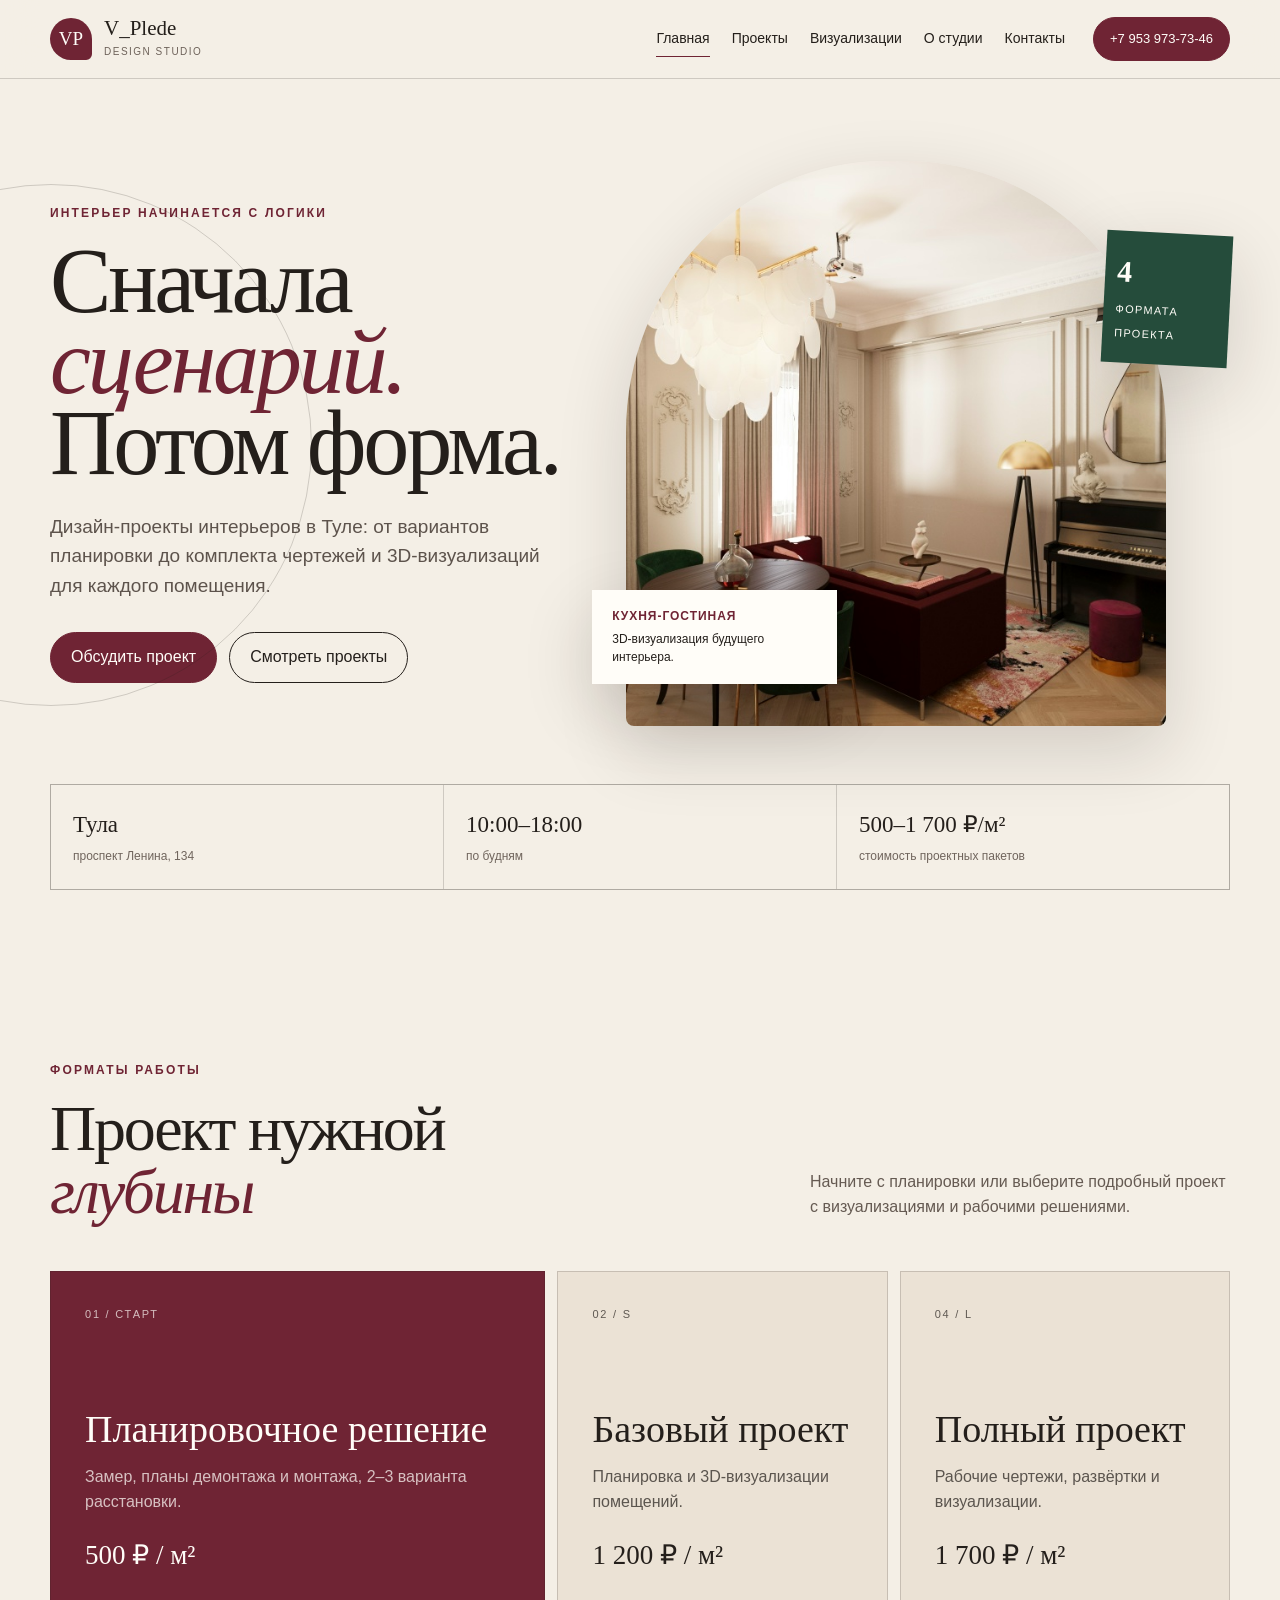
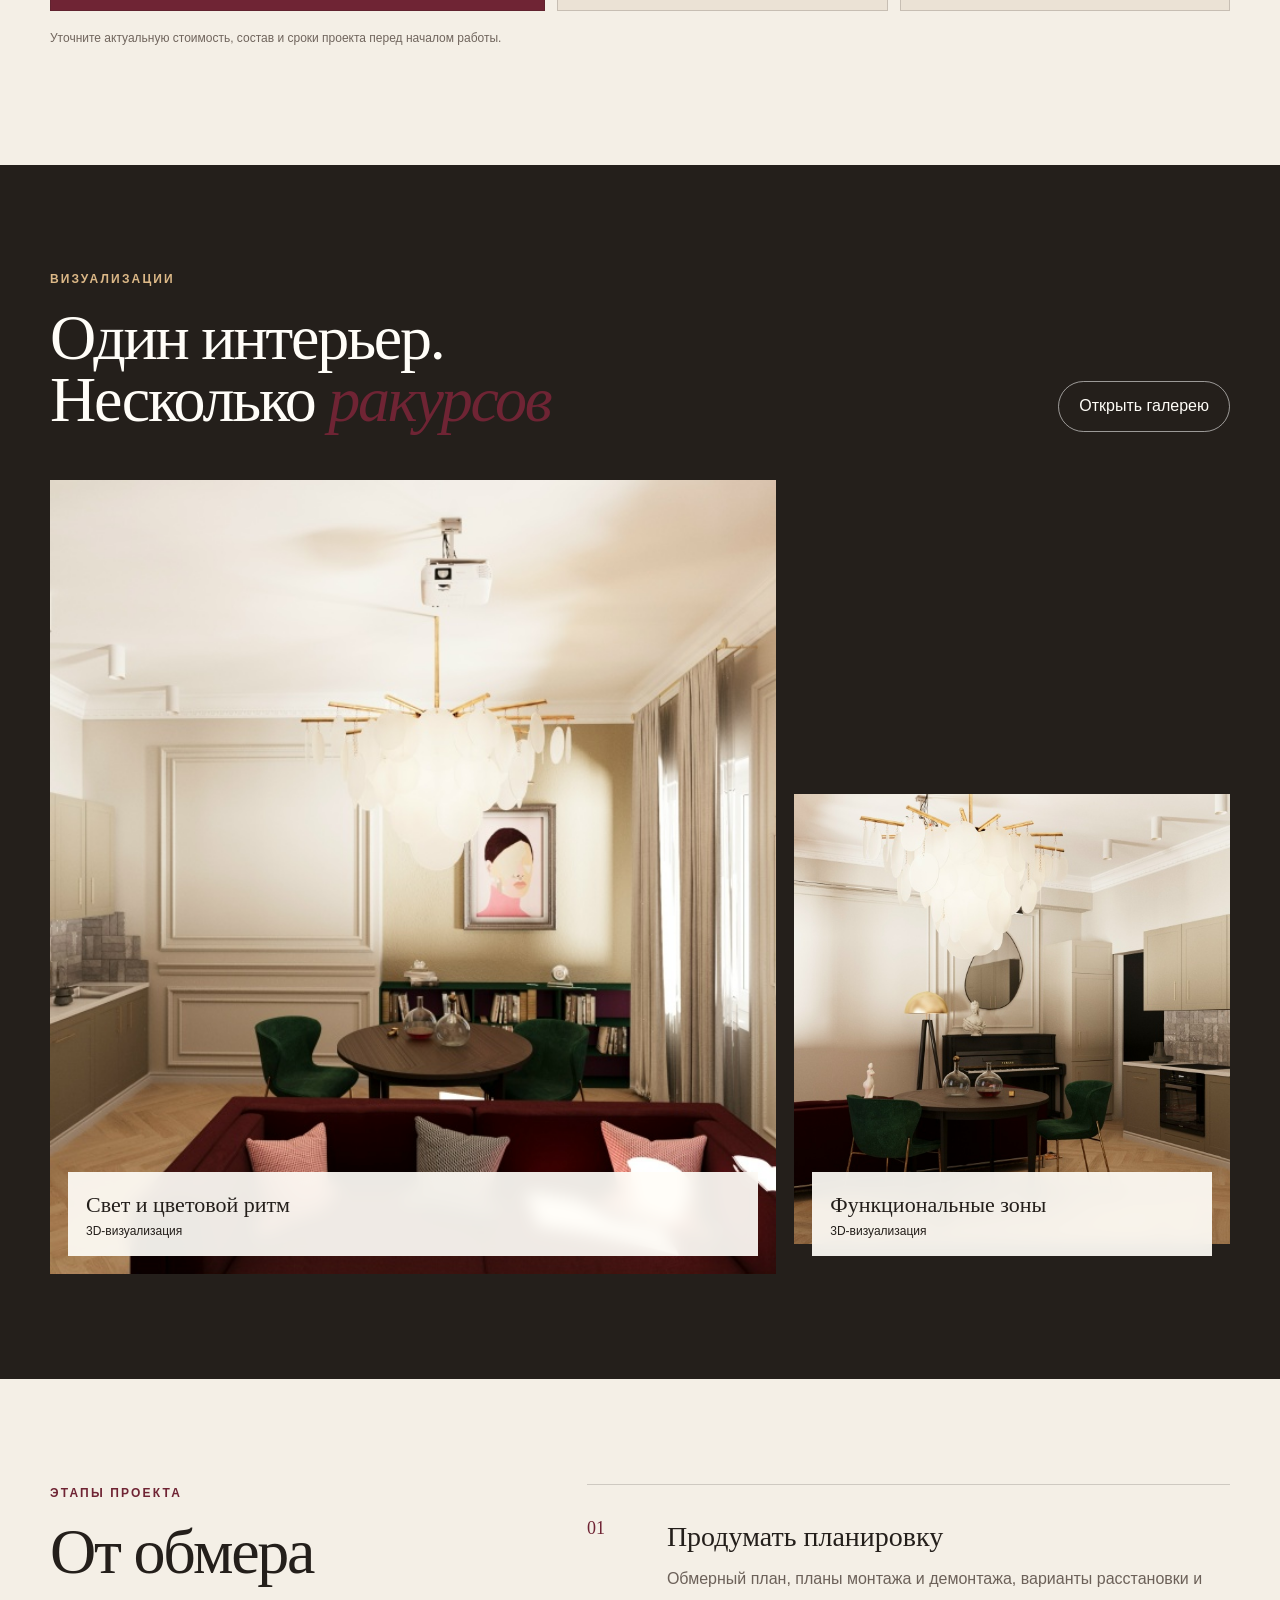
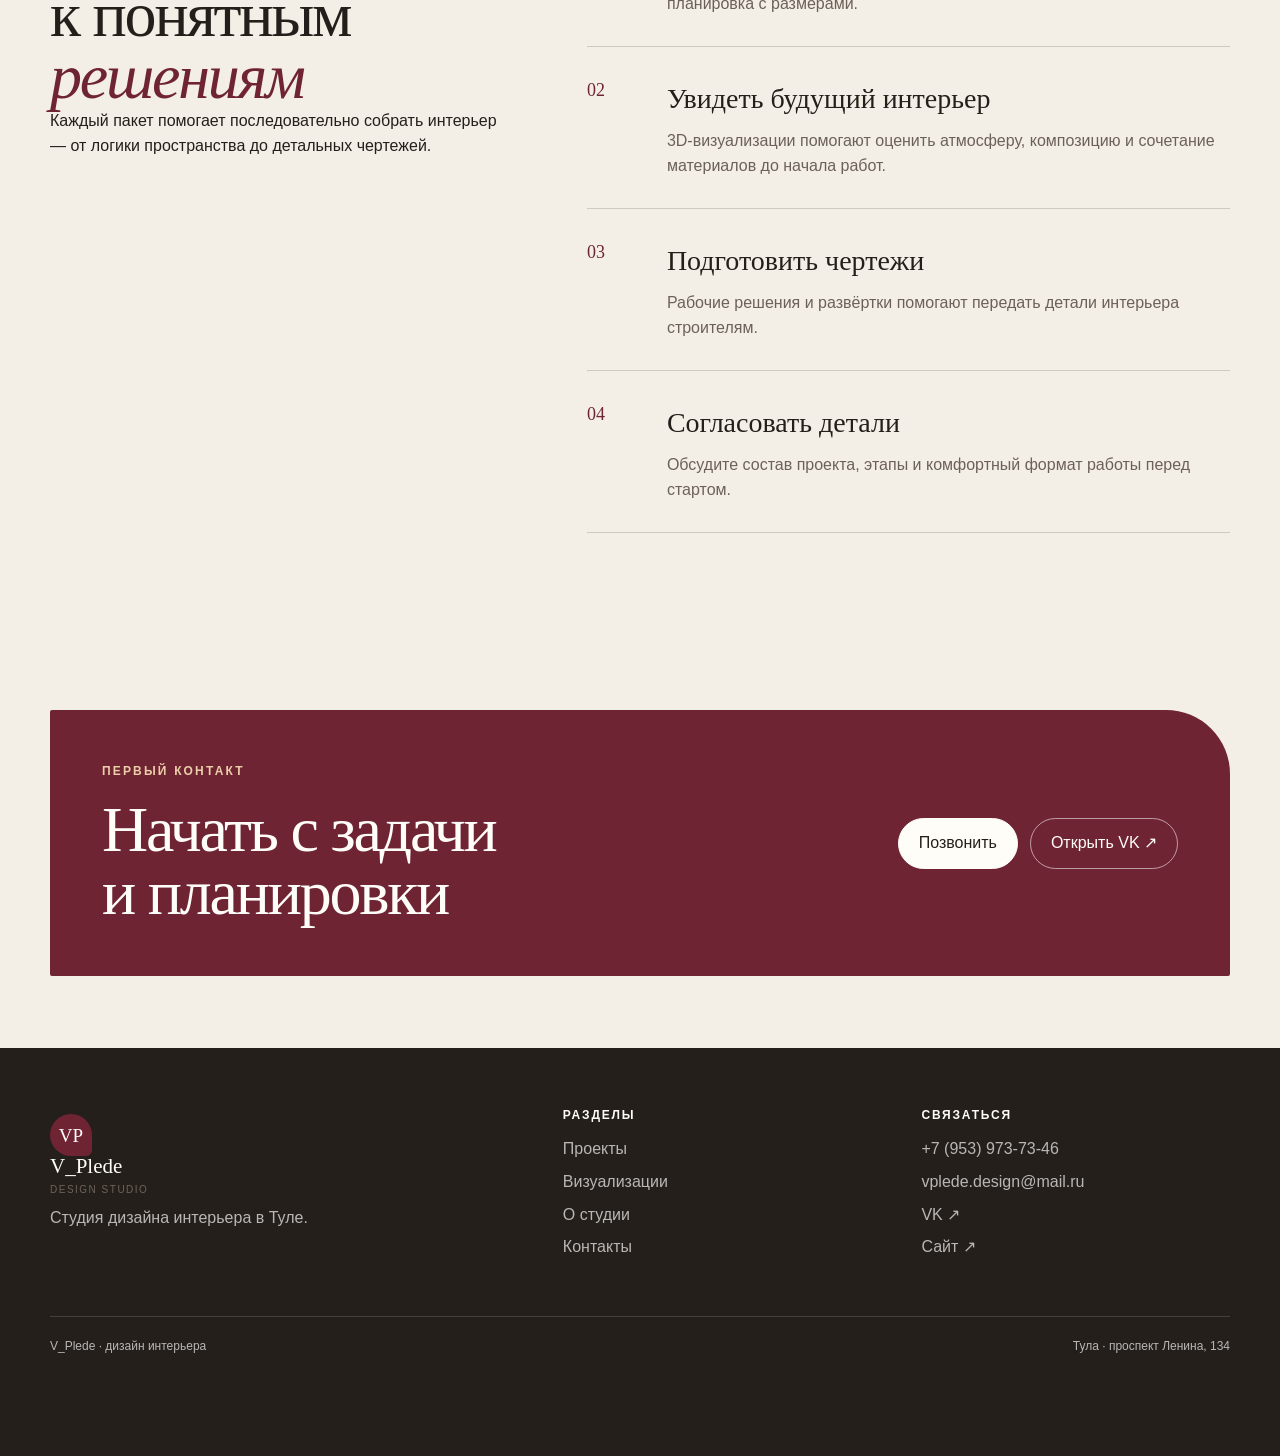
<file: index.html>
<!doctype html>
<html lang="ru">
<head>
  <meta charset="utf-8">
  <meta name="viewport" content="width=device-width,initial-scale=1">
  <meta name="description" content="V_Plede — студия дизайна интерьера в Туле. Планировочные решения и дизайн-проекты с 3D-визуализациями и рабочей документацией.">
  <title>V_Plede — студия дизайна интерьера в Туле</title>
  <link rel="stylesheet" href="styles.css?v=20260819">
  <script src="script.js?v=20260819" defer></script>
</head>
<body>
  <header class="header"><div class="container nav"><a class="brand" href="index.html"><span class="brand-mark">VP</span><span class="brand-copy"><strong>V_Plede</strong><small>design studio</small></span></a><button class="menu-toggle" type="button" aria-label="Открыть меню" aria-expanded="false">Меню</button><nav class="navlinks" aria-label="Основная навигация"><a aria-current="page" href="index.html">Главная</a><a href="services.html">Проекты</a><a href="portfolio.html">Визуализации</a><a href="about.html">О студии</a><a href="contacts.html">Контакты</a></nav><a class="nav-cta" href="tel:+79539737346">+7 953 973-73-46</a></div></header>
  <main>
    <section class="hero"><div class="container"><div class="hero-grid"><div class="hero-copy reveal"><p class="eyebrow">интерьер начинается с логики</p><h1>Сначала<br><em>сценарий.</em><br>Потом форма.</h1><p class="lead">Дизайн-проекты интерьеров в Туле: от вариантов планировки до комплекта чертежей и 3D-визуализаций для каждого помещения.</p><div class="actions"><a class="btn primary" href="tel:+79539737346">Обсудить проект</a><a class="btn" href="services.html">Смотреть проекты</a></div></div><div class="hero-media reveal"><div class="frame-main"><img src="assets/images/client-gallery-01.jpg" alt="3D-визуализация кухни-гостиной V_Plede"></div><div class="swatch"><strong>4</strong><span>формата проекта</span></div><div class="media-caption"><b>Кухня-гостиная</b>3D-визуализация будущего интерьера.</div></div></div><div class="hero-facts reveal"><div><b>Тула</b><span>проспект Ленина, 134</span></div><div><b>10:00–18:00</b><span>по будням</span></div><div><b>500–1 700 ₽/м²</b><span>стоимость проектных пакетов</span></div></div></div></section>

    <section class="section"><div class="container"><div class="section-head reveal"><div><p class="eyebrow">форматы работы</p><h2>Проект нужной<br><em>глубины</em></h2></div><p>Начните с планировки или выберите подробный проект с визуализациями и рабочими решениями.</p></div><div class="package-preview"><a class="package-card reveal" href="services.html#planning"><span class="code">01 / старт</span><h3>Планировочное решение</h3><p>Замер, планы демонтажа и монтажа, 2–3 варианта расстановки.</p><span class="price">500 ₽ / м²</span></a><a class="package-card reveal" href="services.html#basic"><span class="code">02 / S</span><h3>Базовый проект</h3><p>Планировка и 3D-визуализации помещений.</p><span class="price">1 200 ₽ / м²</span></a><a class="package-card reveal" href="services.html#full"><span class="code">04 / L</span><h3>Полный проект</h3><p>Рабочие чертежи, развёртки и визуализации.</p><span class="price">1 700 ₽ / м²</span></a></div><p class="price-note">Уточните актуальную стоимость, состав и сроки проекта перед началом работы.</p></div></section>

    <section class="section ink"><div class="container"><div class="section-head reveal"><div><p class="eyebrow">визуализации</p><h2>Один интерьер.<br>Несколько <em>ракурсов</em></h2></div><a class="btn ghost-light" href="portfolio.html">Открыть галерею</a></div><div class="visual-grid"><a class="visual-card reveal" href="portfolio.html"><img src="assets/images/client-gallery-02.jpg" alt="3D-визуализация зоны гостиной и кухни V_Plede"><span class="visual-label"><strong>Свет и цветовой ритм</strong>3D-визуализация</span></a><a class="visual-card reveal" href="portfolio.html"><img src="assets/images/client-gallery-04.jpg" alt="3D-визуализация столовой зоны и кухни V_Plede"><span class="visual-label"><strong>Функциональные зоны</strong>3D-визуализация</span></a></div></div></section>

    <section class="section"><div class="container split"><div class="sticky reveal"><p class="eyebrow">этапы проекта</p><h2>От обмера<br>к понятным<br><em>решениям</em></h2><p>Каждый пакет помогает последовательно собрать интерьер — от логики пространства до детальных чертежей.</p></div><div class="principles"><article class="principle reveal"><span>01</span><div><h3>Продумать планировку</h3><p>Обмерный план, планы монтажа и демонтажа, варианты расстановки и планировка с размерами.</p></div></article><article class="principle reveal"><span>02</span><div><h3>Увидеть будущий интерьер</h3><p>3D-визуализации помогают оценить атмосферу, композицию и сочетание материалов до начала работ.</p></div></article><article class="principle reveal"><span>03</span><div><h3>Подготовить чертежи</h3><p>Рабочие решения и развёртки помогают передать детали интерьера строителям.</p></div></article><article class="principle reveal"><span>04</span><div><h3>Согласовать детали</h3><p>Обсудите состав проекта, этапы и комфортный формат работы перед стартом.</p></div></article></div></div></section>

    <section class="section compact"><div class="container"><div class="cta reveal"><div><p class="eyebrow">первый контакт</p><h2>Начать с задачи<br>и планировки</h2></div><div class="actions"><a class="btn light" href="tel:+79539737346">Позвонить</a><a class="btn ghost-light" href="https://vk.ru/v_plede.design" target="_blank" rel="noopener">Открыть VK ↗</a></div></div></div></section>
  </main>
  <footer class="footer"><div class="container"><div class="footer-grid"><div><a class="brand" href="index.html"><span class="brand-mark">VP</span><span class="brand-copy"><strong>V_Plede</strong><small>design studio</small></span></a><p>Студия дизайна интерьера в Туле.</p></div><div><h3>Разделы</h3><a href="services.html">Проекты</a><a href="portfolio.html">Визуализации</a><a href="about.html">О студии</a><a href="contacts.html">Контакты</a></div><div><h3>Связаться</h3><a href="tel:+79539737346">+7 (953) 973-73-46</a><a href="mailto:vplede.design@mail.ru">vplede.design@mail.ru</a><a href="https://vk.ru/v_plede.design" target="_blank" rel="noopener">VK ↗</a><a href="https://www.vplede-design.ru/" target="_blank" rel="noopener">Сайт ↗</a></div></div><div class="footer-bottom"><span>V_Plede · дизайн интерьера</span><span>Тула · проспект Ленина, 134</span></div></div></footer>
  <div class="mobile-actions" aria-label="Быстрые действия"><a href="tel:+79539737346">Позвонить</a><a href="https://vk.ru/v_plede.design" target="_blank" rel="noopener">VK</a><a href="https://yandex.ru/maps/org/v_plede/76972778431/" target="_blank" rel="noopener">Маршрут</a></div>
</body>
</html>
</file>
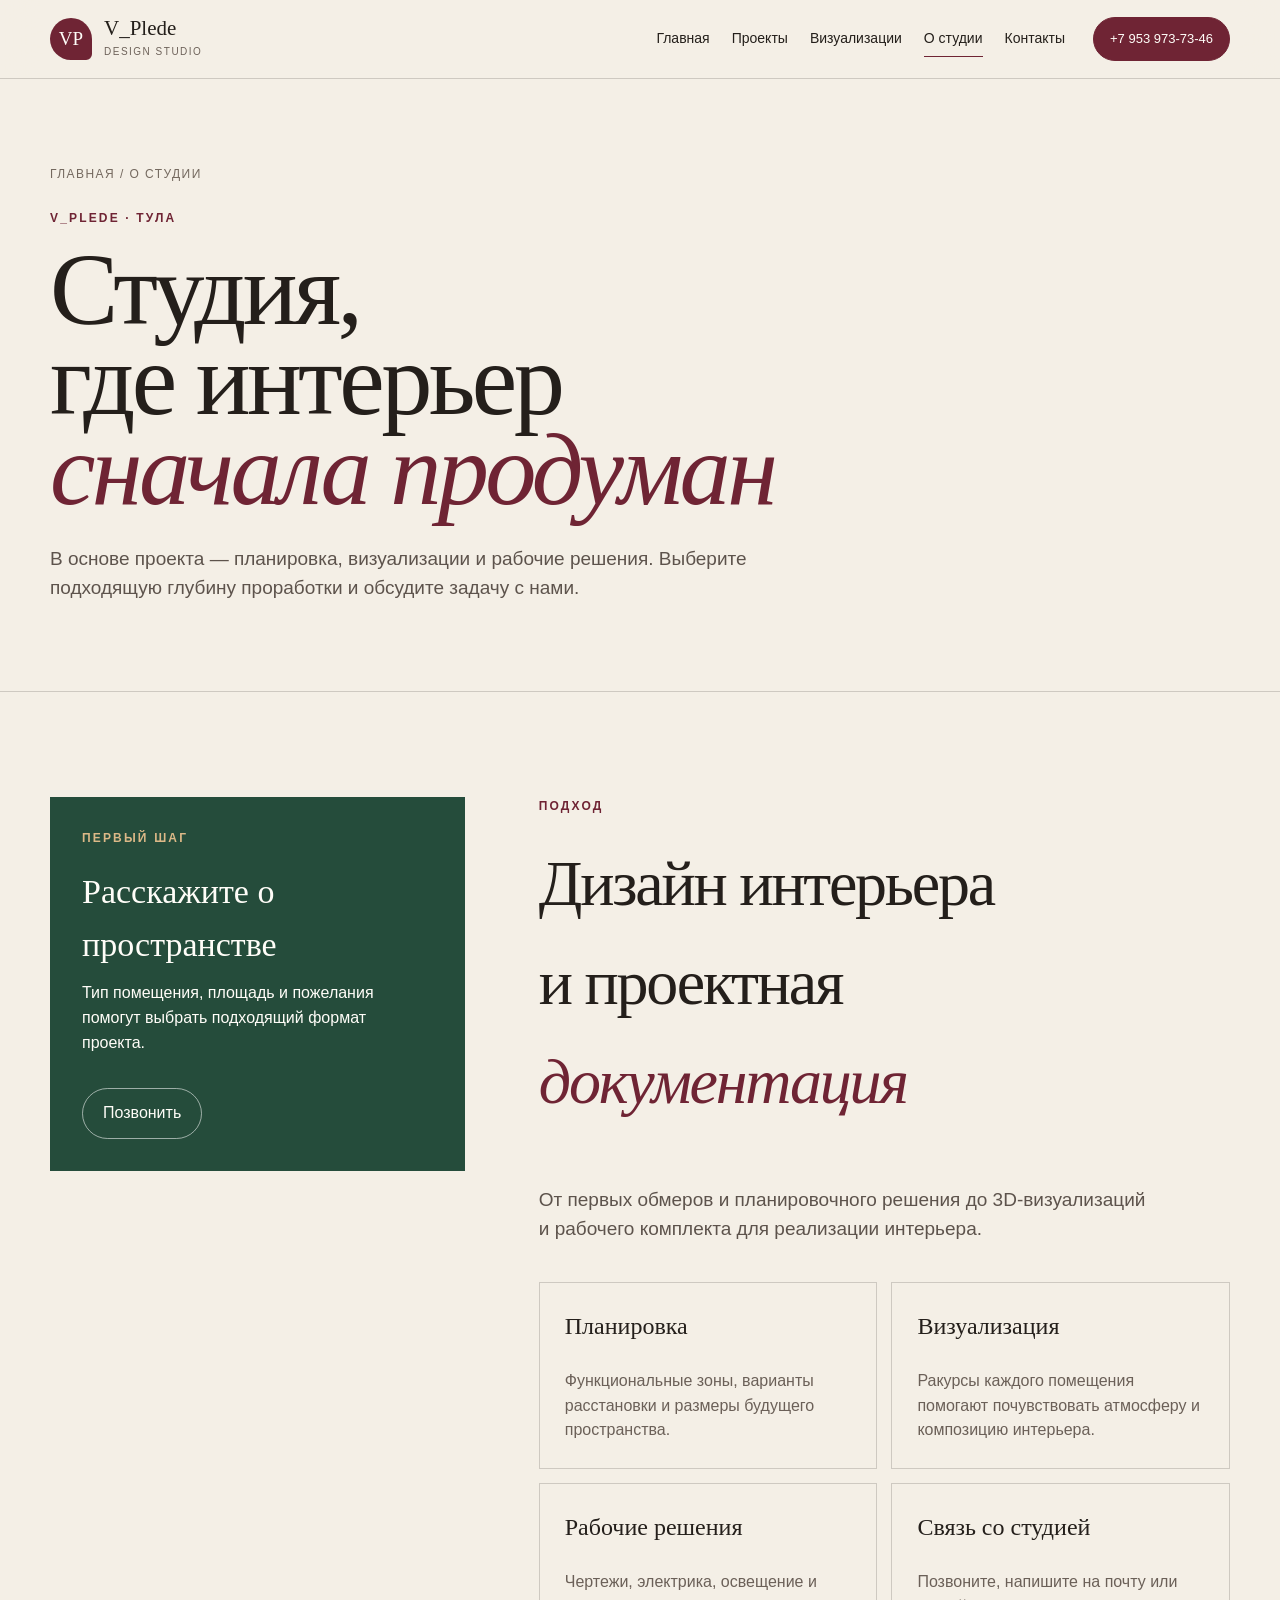
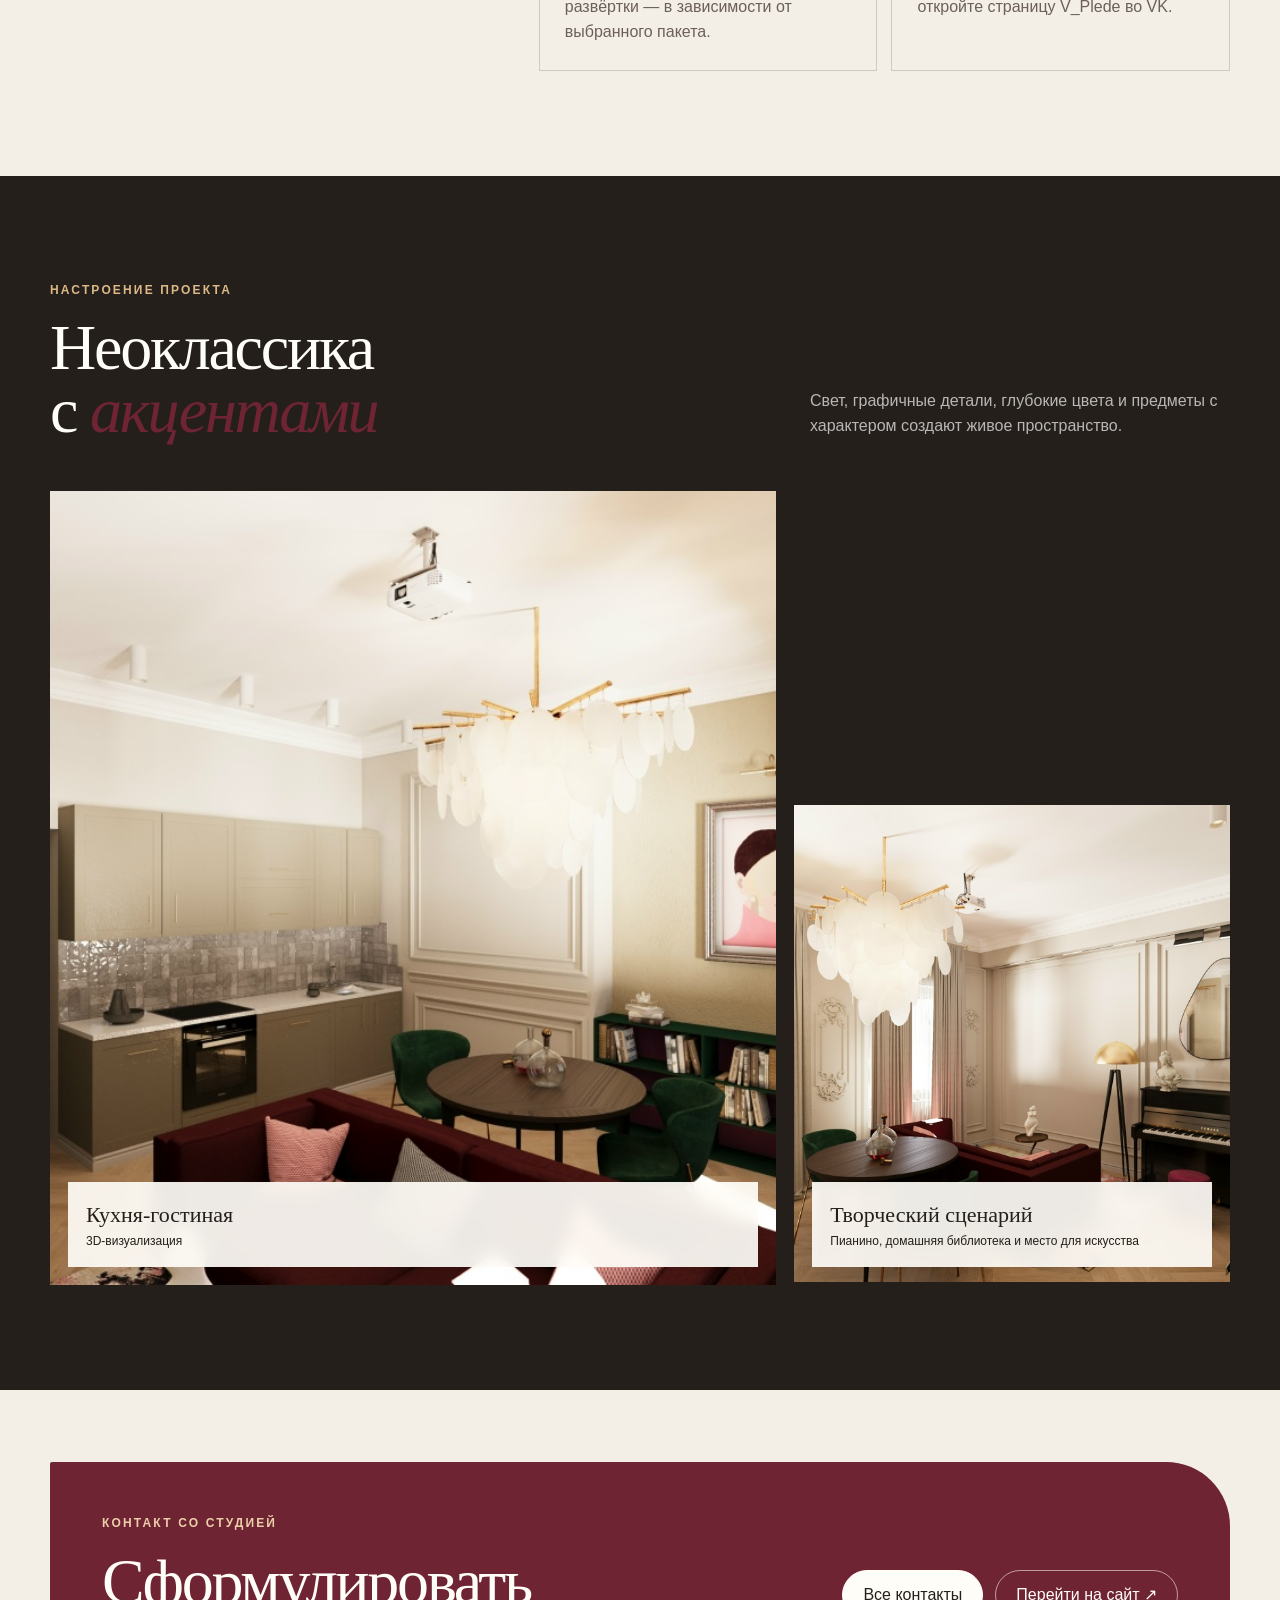
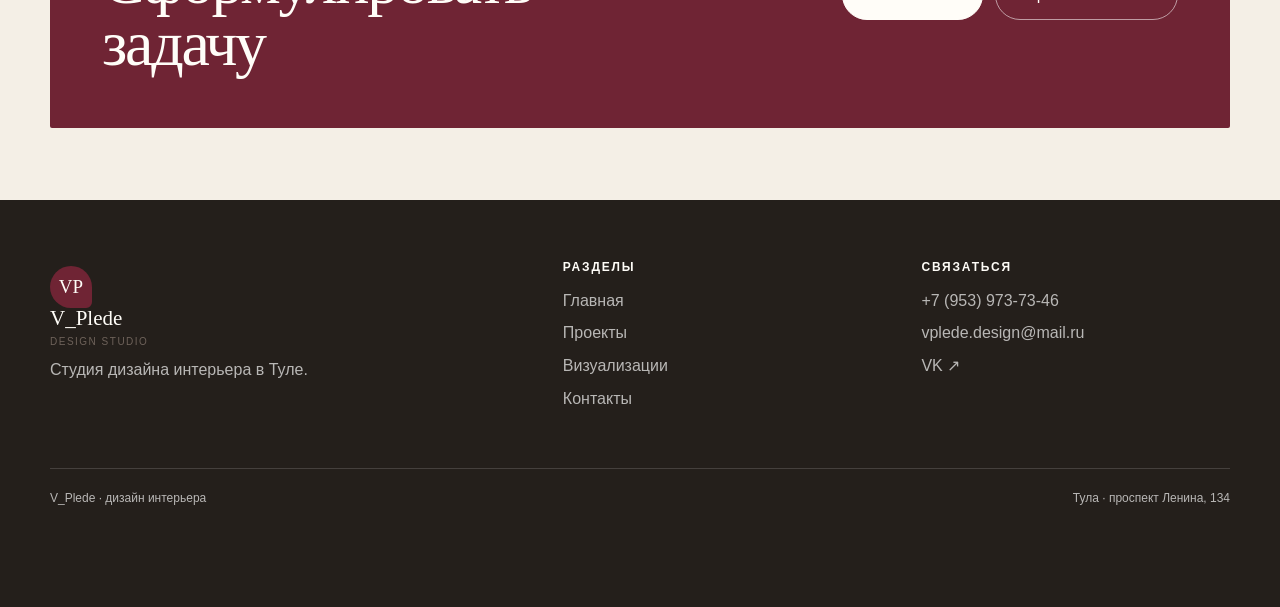
<file: about.html>
<!doctype html><html lang="ru"><head><meta charset="utf-8"><meta name="viewport" content="width=device-width,initial-scale=1"><meta name="description" content="Подтверждённая информация о студии дизайна интерьера V_Plede в Туле."><title>О студии — V_Plede</title><link rel="stylesheet" href="styles.css?v=20260819"><script src="script.js?v=20260819" defer></script></head><body>
<header class="header"><div class="container nav"><a class="brand" href="index.html"><span class="brand-mark">VP</span><span class="brand-copy"><strong>V_Plede</strong><small>design studio</small></span></a><button class="menu-toggle" type="button" aria-label="Открыть меню" aria-expanded="false">Меню</button><nav class="navlinks" aria-label="Основная навигация"><a href="index.html">Главная</a><a href="services.html">Проекты</a><a href="portfolio.html">Визуализации</a><a aria-current="page" href="about.html">О студии</a><a href="contacts.html">Контакты</a></nav><a class="nav-cta" href="tel:+79539737346">+7 953 973-73-46</a></div></header>
<main><section class="page-hero"><div class="container reveal"><p class="crumb">Главная / О студии</p><p class="eyebrow">V_Plede · Тула</p><h1>Студия,<br>где интерьер<br><em>сначала продуман</em></h1><p class="lead">В основе проекта — планировка, визуализации и рабочие решения. Выберите подходящую глубину проработки и обсудите задачу с нами.</p></div></section>
<section class="section"><div class="container bio-grid"><aside class="bio-aside reveal"><p class="eyebrow" style="color:#dcb887">первый шаг</p><strong>Расскажите о пространстве</strong><p>Тип помещения, площадь и пожелания помогут выбрать подходящий формат проекта.</p><a class="btn ghost-light" href="tel:+79539737346" style="margin-top:16px">Позвонить</a></aside><div class="bio-copy reveal"><p class="eyebrow">подход</p><h2>Дизайн интерьера<br>и проектная<br><em>документация</em></h2><p class="lead">От первых обмеров и планировочного решения до 3D-визуализаций и рабочего комплекта для реализации интерьера.</p><div class="evidence"><article><h3>Планировка</h3><p>Функциональные зоны, варианты расстановки и размеры будущего пространства.</p></article><article><h3>Визуализация</h3><p>Ракурсы каждого помещения помогают почувствовать атмосферу и композицию интерьера.</p></article><article><h3>Рабочие решения</h3><p>Чертежи, электрика, освещение и развёртки — в зависимости от выбранного пакета.</p></article><article><h3>Связь со студией</h3><p>Позвоните, напишите на почту или откройте страницу V_Plede во VK.</p></article></div></div></div></section>
<section class="section ink"><div class="container"><div class="section-head reveal"><div><p class="eyebrow">настроение проекта</p><h2>Неоклассика<br>с <em>акцентами</em></h2></div><p>Свет, графичные детали, глубокие цвета и предметы с характером создают живое пространство.</p></div><div class="visual-grid"><div class="visual-card reveal"><img src="assets/images/client-gallery-03.jpg" alt="3D-визуализация кухни-гостиной V_Plede"><span class="visual-label"><strong>Кухня-гостиная</strong>3D-визуализация</span></div><div class="visual-card reveal"><img src="assets/images/client-gallery-01.jpg" alt="3D-визуализация кухни-гостиной с пианино"><span class="visual-label"><strong>Творческий сценарий</strong>Пианино, домашняя библиотека и место для искусства</span></div></div></div></section>
<section class="section compact"><div class="container"><div class="cta reveal"><div><p class="eyebrow">контакт со студией</p><h2>Сформулировать<br>задачу</h2></div><div class="actions"><a class="btn light" href="contacts.html">Все контакты</a><a class="btn ghost-light" href="https://www.vplede-design.ru/" target="_blank" rel="noopener">Перейти на сайт ↗</a></div></div></div></section></main>
<footer class="footer"><div class="container"><div class="footer-grid"><div><a class="brand" href="index.html"><span class="brand-mark">VP</span><span class="brand-copy"><strong>V_Plede</strong><small>design studio</small></span></a><p>Студия дизайна интерьера в Туле.</p></div><div><h3>Разделы</h3><a href="index.html">Главная</a><a href="services.html">Проекты</a><a href="portfolio.html">Визуализации</a><a href="contacts.html">Контакты</a></div><div><h3>Связаться</h3><a href="tel:+79539737346">+7 (953) 973-73-46</a><a href="mailto:vplede.design@mail.ru">vplede.design@mail.ru</a><a href="https://vk.ru/v_plede.design" target="_blank" rel="noopener">VK ↗</a></div></div><div class="footer-bottom"><span>V_Plede · дизайн интерьера</span><span>Тула · проспект Ленина, 134</span></div></div></footer><div class="mobile-actions" aria-label="Быстрые действия"><a href="tel:+79539737346">Позвонить</a><a href="https://vk.ru/v_plede.design" target="_blank" rel="noopener">VK</a><a href="https://yandex.ru/maps/org/v_plede/76972778431/" target="_blank" rel="noopener">Маршрут</a></div></body></html>
</file>
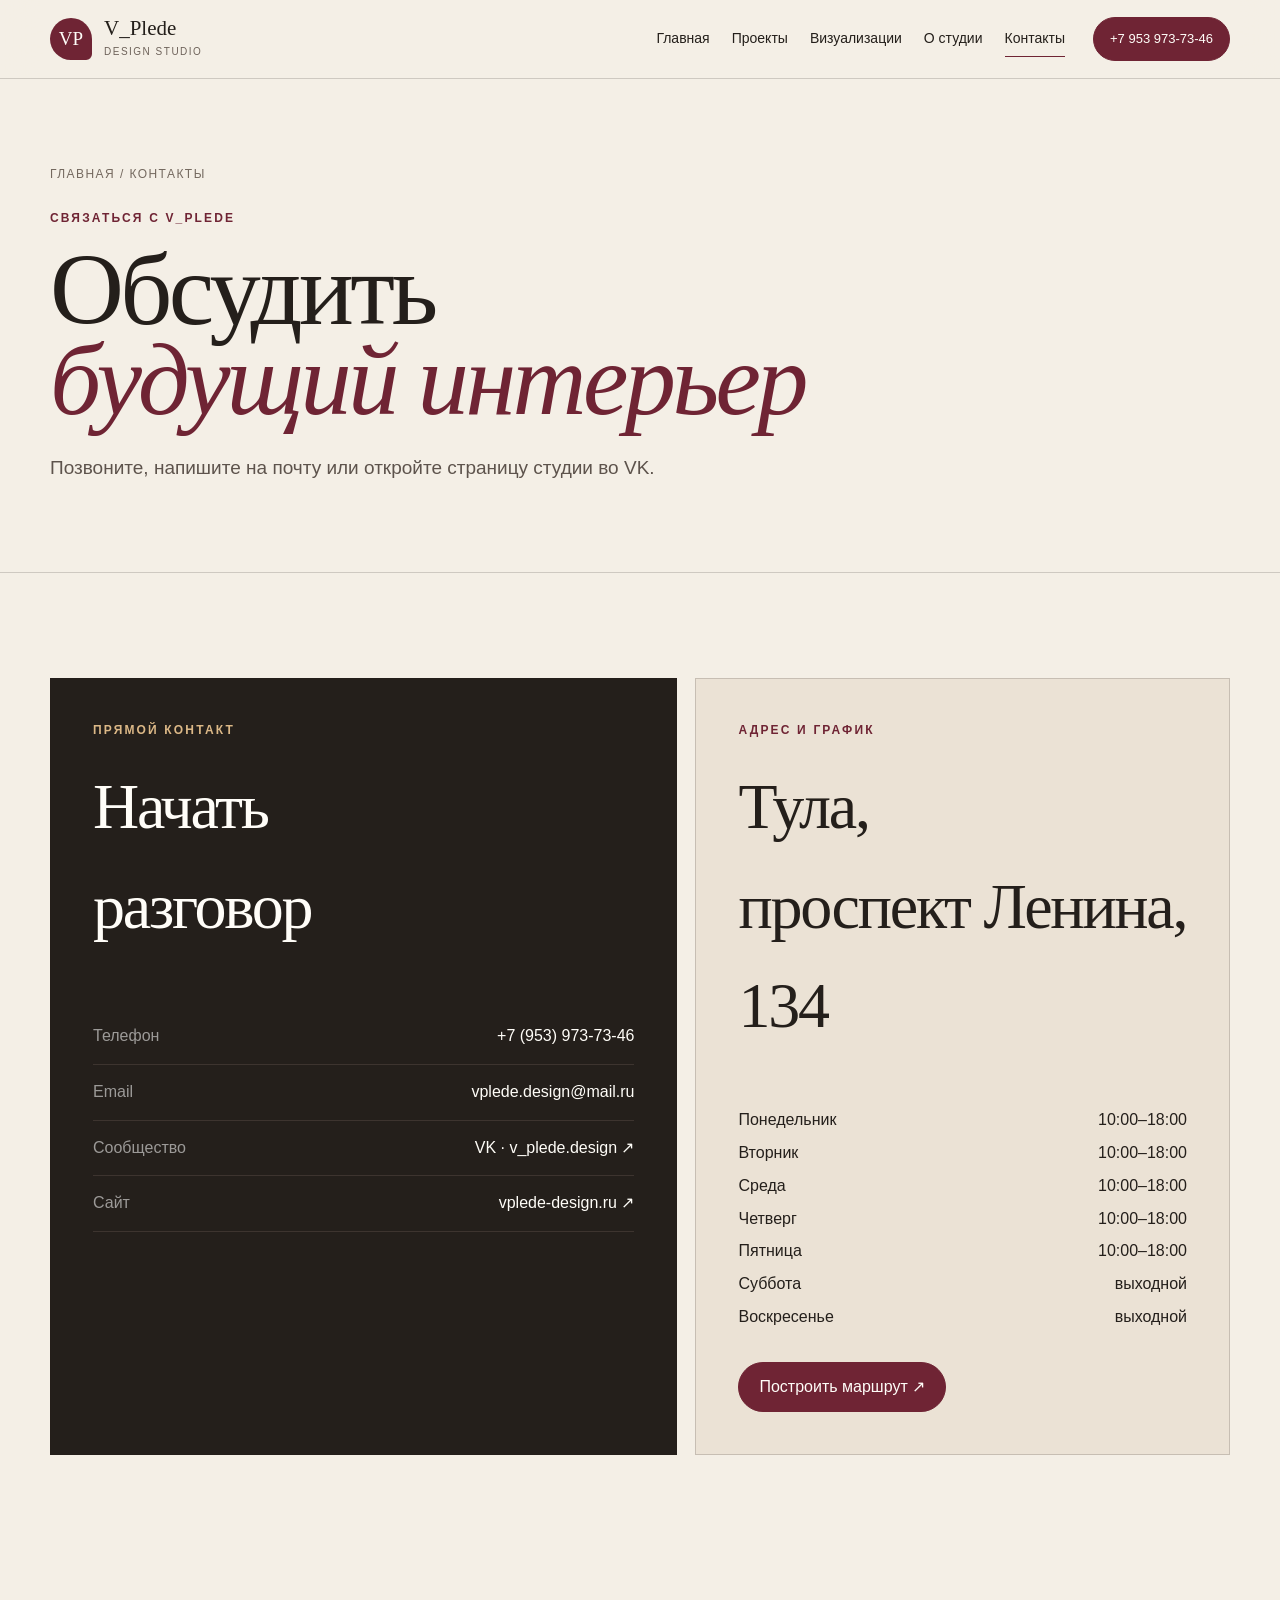
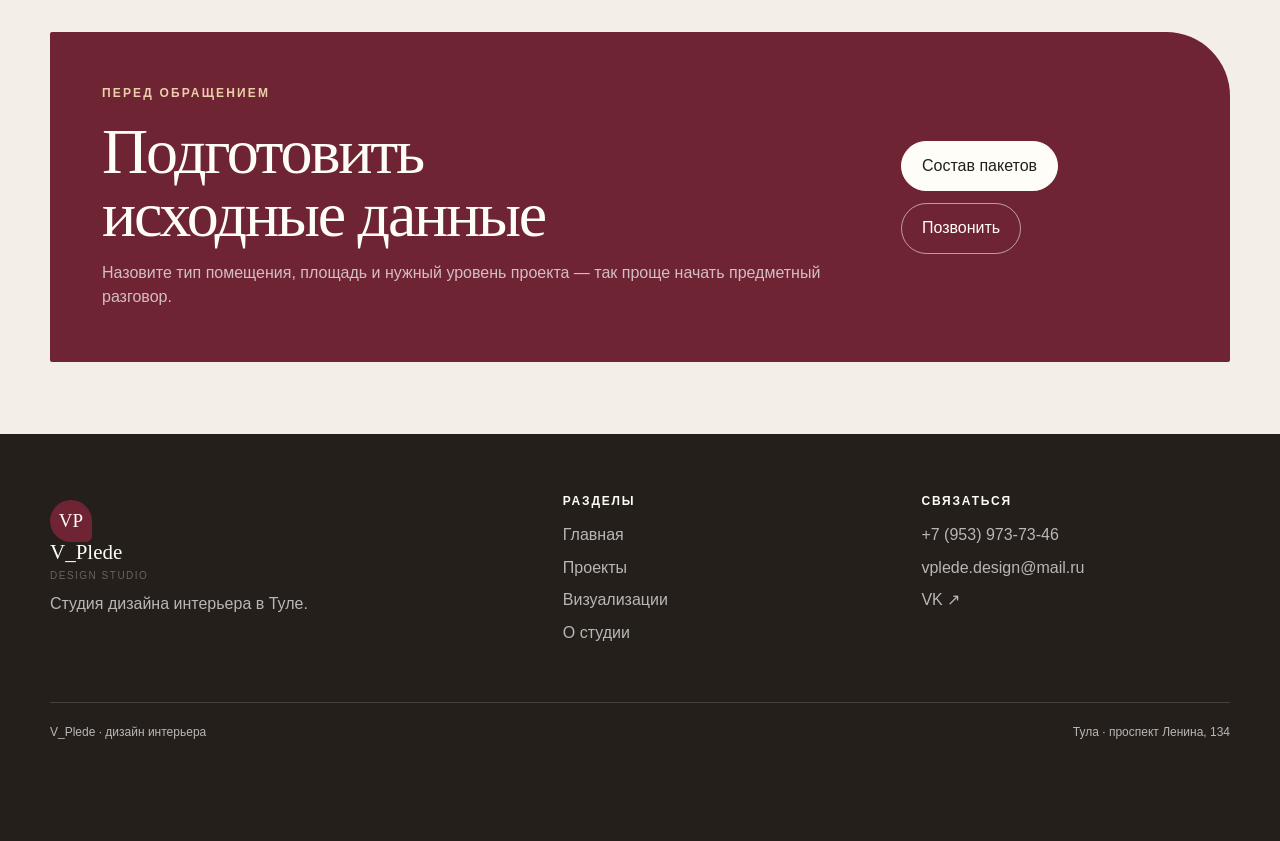
<file: contacts.html>
<!doctype html><html lang="ru"><head><meta charset="utf-8"><meta name="viewport" content="width=device-width,initial-scale=1"><meta name="description" content="Контакты V_Plede в Туле: телефон, адрес, режим, VK и сайт."><title>Контакты — V_Plede</title><link rel="stylesheet" href="styles.css?v=20260819"><script src="script.js?v=20260819" defer></script></head><body>
<header class="header"><div class="container nav"><a class="brand" href="index.html"><span class="brand-mark">VP</span><span class="brand-copy"><strong>V_Plede</strong><small>design studio</small></span></a><button class="menu-toggle" type="button" aria-label="Открыть меню" aria-expanded="false">Меню</button><nav class="navlinks" aria-label="Основная навигация"><a href="index.html">Главная</a><a href="services.html">Проекты</a><a href="portfolio.html">Визуализации</a><a href="about.html">О студии</a><a aria-current="page" href="contacts.html">Контакты</a></nav><a class="nav-cta" href="tel:+79539737346">+7 953 973-73-46</a></div></header>
<main><section class="page-hero"><div class="container reveal"><p class="crumb">Главная / Контакты</p><p class="eyebrow">связаться с V_Plede</p><h1>Обсудить<br><em>будущий интерьер</em></h1><p class="lead">Позвоните, напишите на почту или откройте страницу студии во VK.</p></div></section>
<section class="section"><div class="container contact-grid"><article class="contact-card dark reveal"><p class="eyebrow" style="color:#dcb887">прямой контакт</p><h2>Начать<br>разговор</h2><ul class="contact-list"><li><span>Телефон</span><a href="tel:+79539737346">+7 (953) 973-73-46</a></li><li><span>Email</span><a href="mailto:vplede.design@mail.ru">vplede.design@mail.ru</a></li><li><span>Сообщество</span><a href="https://vk.ru/v_plede.design" target="_blank" rel="noopener">VK · v_plede.design ↗</a></li><li><span>Сайт</span><a href="https://www.vplede-design.ru/" target="_blank" rel="noopener">vplede-design.ru ↗</a></li></ul></article><article class="contact-card reveal"><p class="eyebrow">адрес и график</p><h2>Тула,<br>проспект Ленина, 134</h2><div class="schedule"><span>Понедельник</span><span>10:00–18:00</span><span>Вторник</span><span>10:00–18:00</span><span>Среда</span><span>10:00–18:00</span><span>Четверг</span><span>10:00–18:00</span><span>Пятница</span><span>10:00–18:00</span><span>Суббота</span><span>выходной</span><span>Воскресенье</span><span>выходной</span></div><div class="actions"><a class="btn primary" href="https://yandex.ru/maps/org/v_plede/76972778431/" target="_blank" rel="noopener">Построить маршрут ↗</a></div></article></div></section>
<section class="section compact"><div class="container"><div class="cta reveal"><div><p class="eyebrow">перед обращением</p><h2>Подготовить<br>исходные данные</h2><p style="margin:14px 0 0;color:rgba(255,255,255,.7)">Назовите тип помещения, площадь и нужный уровень проекта — так проще начать предметный разговор.</p></div><div class="actions"><a class="btn light" href="services.html">Состав пакетов</a><a class="btn ghost-light" href="tel:+79539737346">Позвонить</a></div></div></div></section></main>
<footer class="footer"><div class="container"><div class="footer-grid"><div><a class="brand" href="index.html"><span class="brand-mark">VP</span><span class="brand-copy"><strong>V_Plede</strong><small>design studio</small></span></a><p>Студия дизайна интерьера в Туле.</p></div><div><h3>Разделы</h3><a href="index.html">Главная</a><a href="services.html">Проекты</a><a href="portfolio.html">Визуализации</a><a href="about.html">О студии</a></div><div><h3>Связаться</h3><a href="tel:+79539737346">+7 (953) 973-73-46</a><a href="mailto:vplede.design@mail.ru">vplede.design@mail.ru</a><a href="https://vk.ru/v_plede.design" target="_blank" rel="noopener">VK ↗</a></div></div><div class="footer-bottom"><span>V_Plede · дизайн интерьера</span><span>Тула · проспект Ленина, 134</span></div></div></footer><div class="mobile-actions" aria-label="Быстрые действия"><a href="tel:+79539737346">Позвонить</a><a href="https://vk.ru/v_plede.design" target="_blank" rel="noopener">VK</a><a href="https://yandex.ru/maps/org/v_plede/76972778431/" target="_blank" rel="noopener">Маршрут</a></div></body></html>
</file>
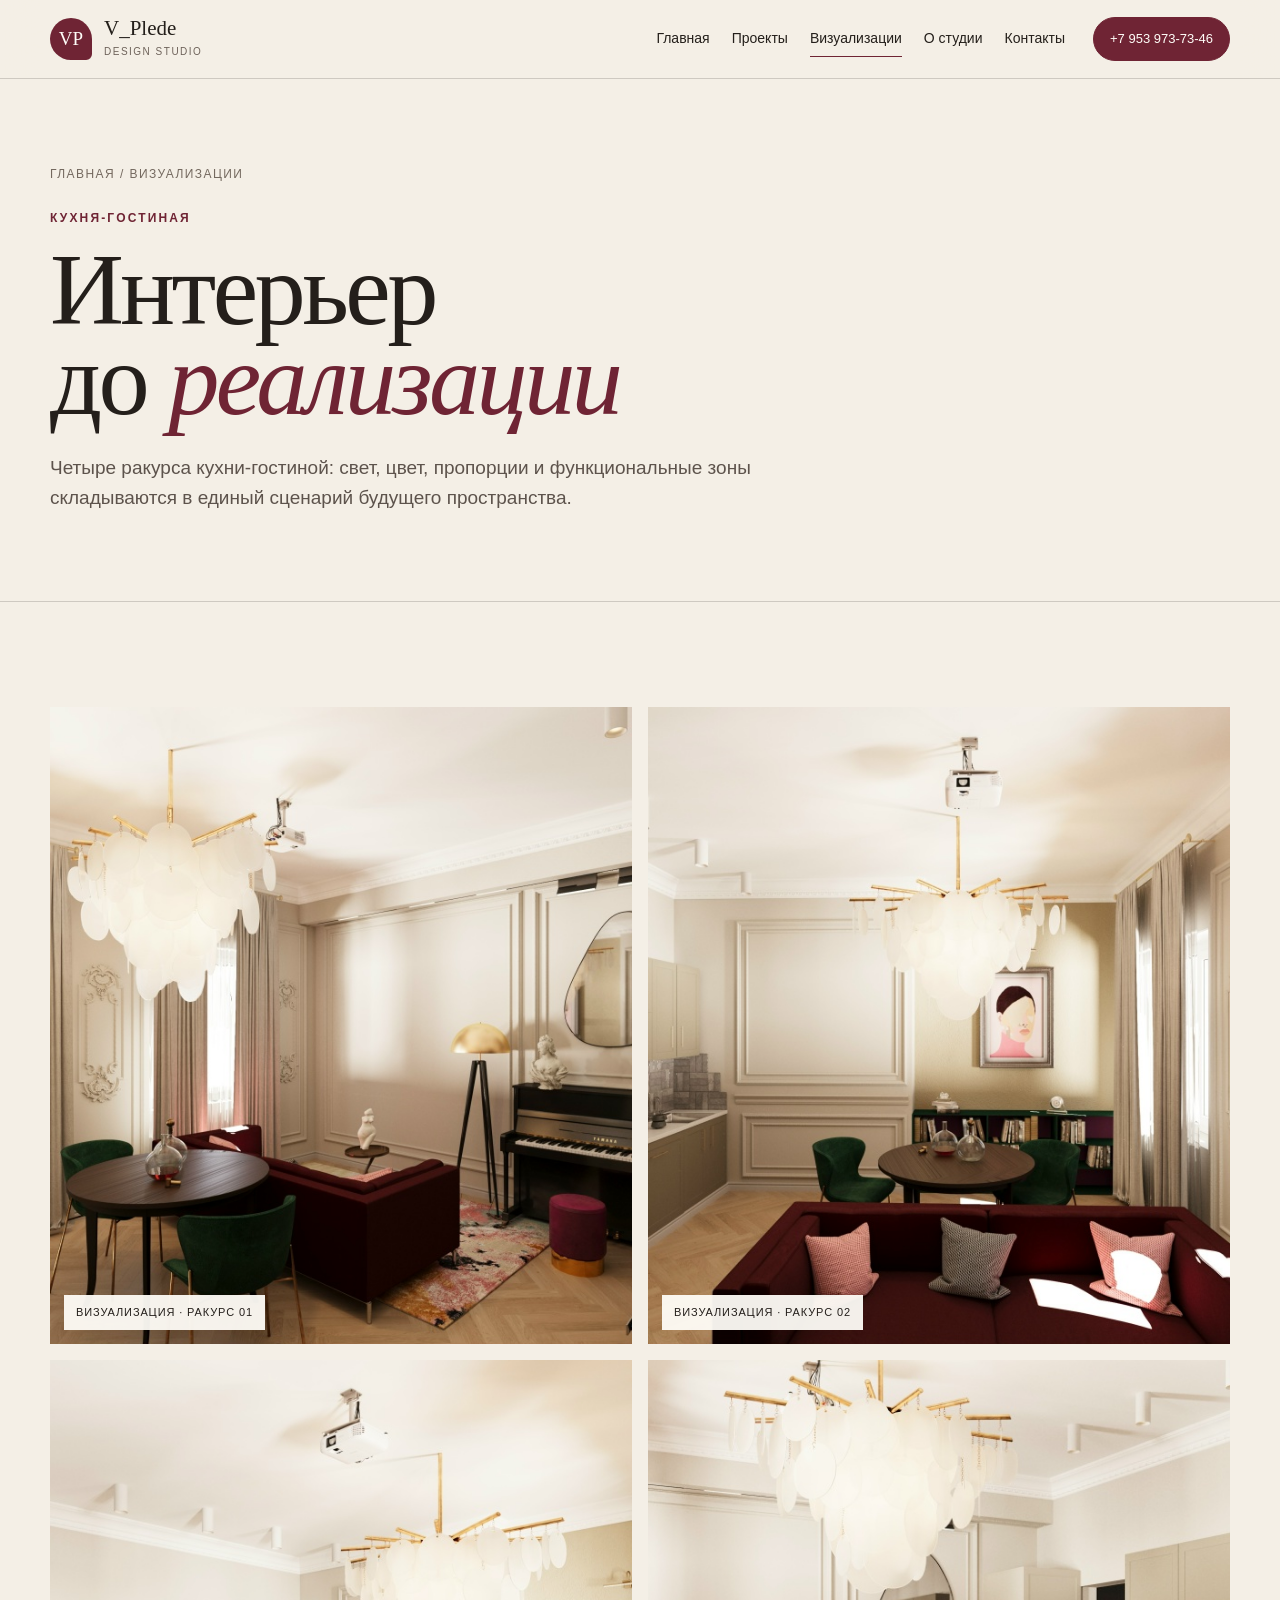
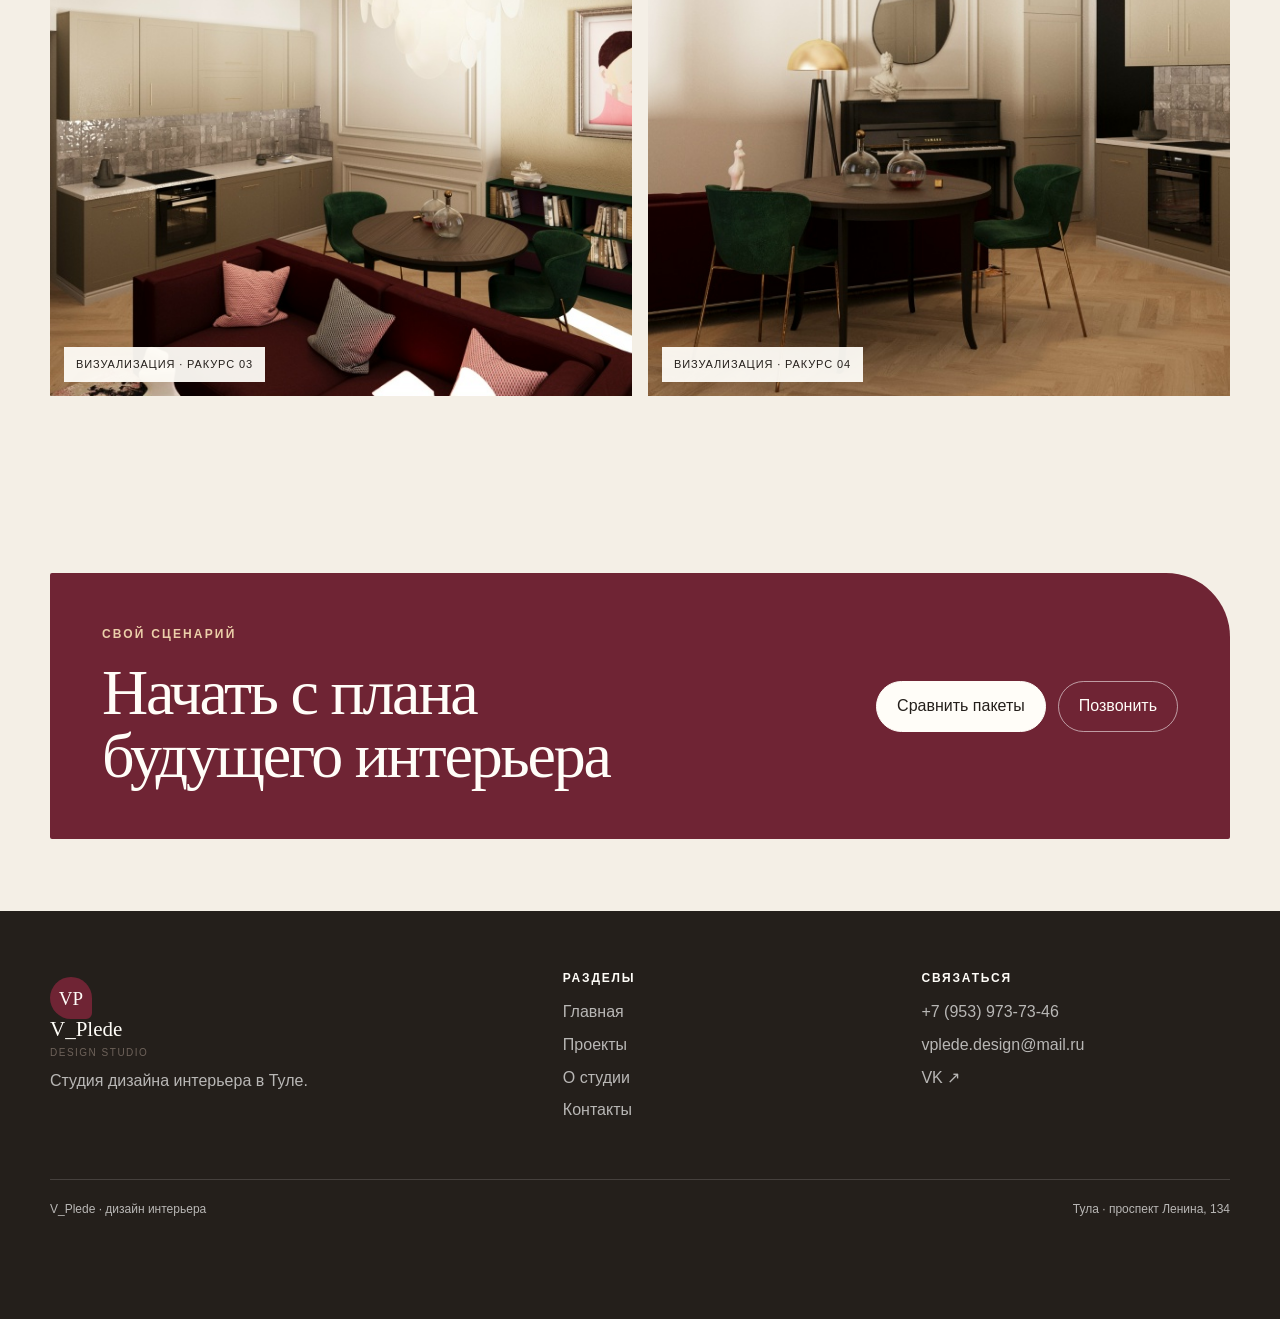
<file: portfolio.html>
<!doctype html><html lang="ru"><head><meta charset="utf-8"><meta name="viewport" content="width=device-width,initial-scale=1"><meta name="description" content="Интерьерные 3D-визуализации V_Plede."><title>Интерьерные визуализации — V_Plede</title><link rel="stylesheet" href="styles.css?v=20260819"><script src="script.js?v=20260819" defer></script></head><body>
<header class="header"><div class="container nav"><a class="brand" href="index.html"><span class="brand-mark">VP</span><span class="brand-copy"><strong>V_Plede</strong><small>design studio</small></span></a><button class="menu-toggle" type="button" aria-label="Открыть меню" aria-expanded="false">Меню</button><nav class="navlinks" aria-label="Основная навигация"><a href="index.html">Главная</a><a href="services.html">Проекты</a><a aria-current="page" href="portfolio.html">Визуализации</a><a href="about.html">О студии</a><a href="contacts.html">Контакты</a></nav><a class="nav-cta" href="tel:+79539737346">+7 953 973-73-46</a></div></header>
<main><section class="page-hero"><div class="container reveal"><p class="crumb">Главная / Визуализации</p><p class="eyebrow">кухня-гостиная</p><h1>Интерьер<br>до <em>реализации</em></h1><p class="lead">Четыре ракурса кухни-гостиной: свет, цвет, пропорции и функциональные зоны складываются в единый сценарий будущего пространства.</p></div></section>
<section class="section"><div class="container"><div class="gallery-grid">
<button class="gallery-card reveal" type="button" data-caption="Кухня-гостиная: столовая зона, диван и пианино."><img src="assets/images/client-gallery-01.jpg" alt="3D-визуализация кухни-гостиной V_Plede, ракурс с пианино"><span>визуализация · ракурс 01</span></button>
<button class="gallery-card reveal" type="button" data-caption="Кухня-гостиная: диван, столовая группа и кухонная зона."><img src="assets/images/client-gallery-02.jpg" alt="3D-визуализация кухни-гостиной V_Plede, фронтальный ракурс"><span>визуализация · ракурс 02</span></button>
<button class="gallery-card reveal" type="button" data-caption="Кухня-гостиная: кухонный фронт и столовая группа."><img src="assets/images/client-gallery-03.jpg" alt="3D-визуализация кухни-гостиной V_Plede, ракурс на кухню"><span>визуализация · ракурс 03</span></button>
<button class="gallery-card reveal" type="button" data-caption="Кухня-гостиная: пианино, стол и кухонная зона."><img src="assets/images/client-gallery-04.jpg" alt="3D-визуализация кухни-гостиной V_Plede, столовая зона"><span>визуализация · ракурс 04</span></button>
</div></div></section>
<section class="section compact"><div class="container"><div class="cta reveal"><div><p class="eyebrow">свой сценарий</p><h2>Начать с плана<br>будущего интерьера</h2></div><div class="actions"><a class="btn light" href="services.html">Сравнить пакеты</a><a class="btn ghost-light" href="tel:+79539737346">Позвонить</a></div></div></div></section></main>
<div class="lightbox" role="dialog" aria-modal="true" aria-label="Просмотр визуализации" aria-hidden="true"><button class="lightbox-close" type="button" aria-label="Закрыть просмотр">×</button><div><img src="assets/images/client-gallery-01.jpg" alt=""><p class="lightbox-caption"></p></div></div>
<footer class="footer"><div class="container"><div class="footer-grid"><div><a class="brand" href="index.html"><span class="brand-mark">VP</span><span class="brand-copy"><strong>V_Plede</strong><small>design studio</small></span></a><p>Студия дизайна интерьера в Туле.</p></div><div><h3>Разделы</h3><a href="index.html">Главная</a><a href="services.html">Проекты</a><a href="about.html">О студии</a><a href="contacts.html">Контакты</a></div><div><h3>Связаться</h3><a href="tel:+79539737346">+7 (953) 973-73-46</a><a href="mailto:vplede.design@mail.ru">vplede.design@mail.ru</a><a href="https://vk.ru/v_plede.design" target="_blank" rel="noopener">VK ↗</a></div></div><div class="footer-bottom"><span>V_Plede · дизайн интерьера</span><span>Тула · проспект Ленина, 134</span></div></div></footer><div class="mobile-actions" aria-label="Быстрые действия"><a href="tel:+79539737346">Позвонить</a><a href="https://vk.ru/v_plede.design" target="_blank" rel="noopener">VK</a><a href="https://yandex.ru/maps/org/v_plede/76972778431/" target="_blank" rel="noopener">Маршрут</a></div></body></html>
</file>
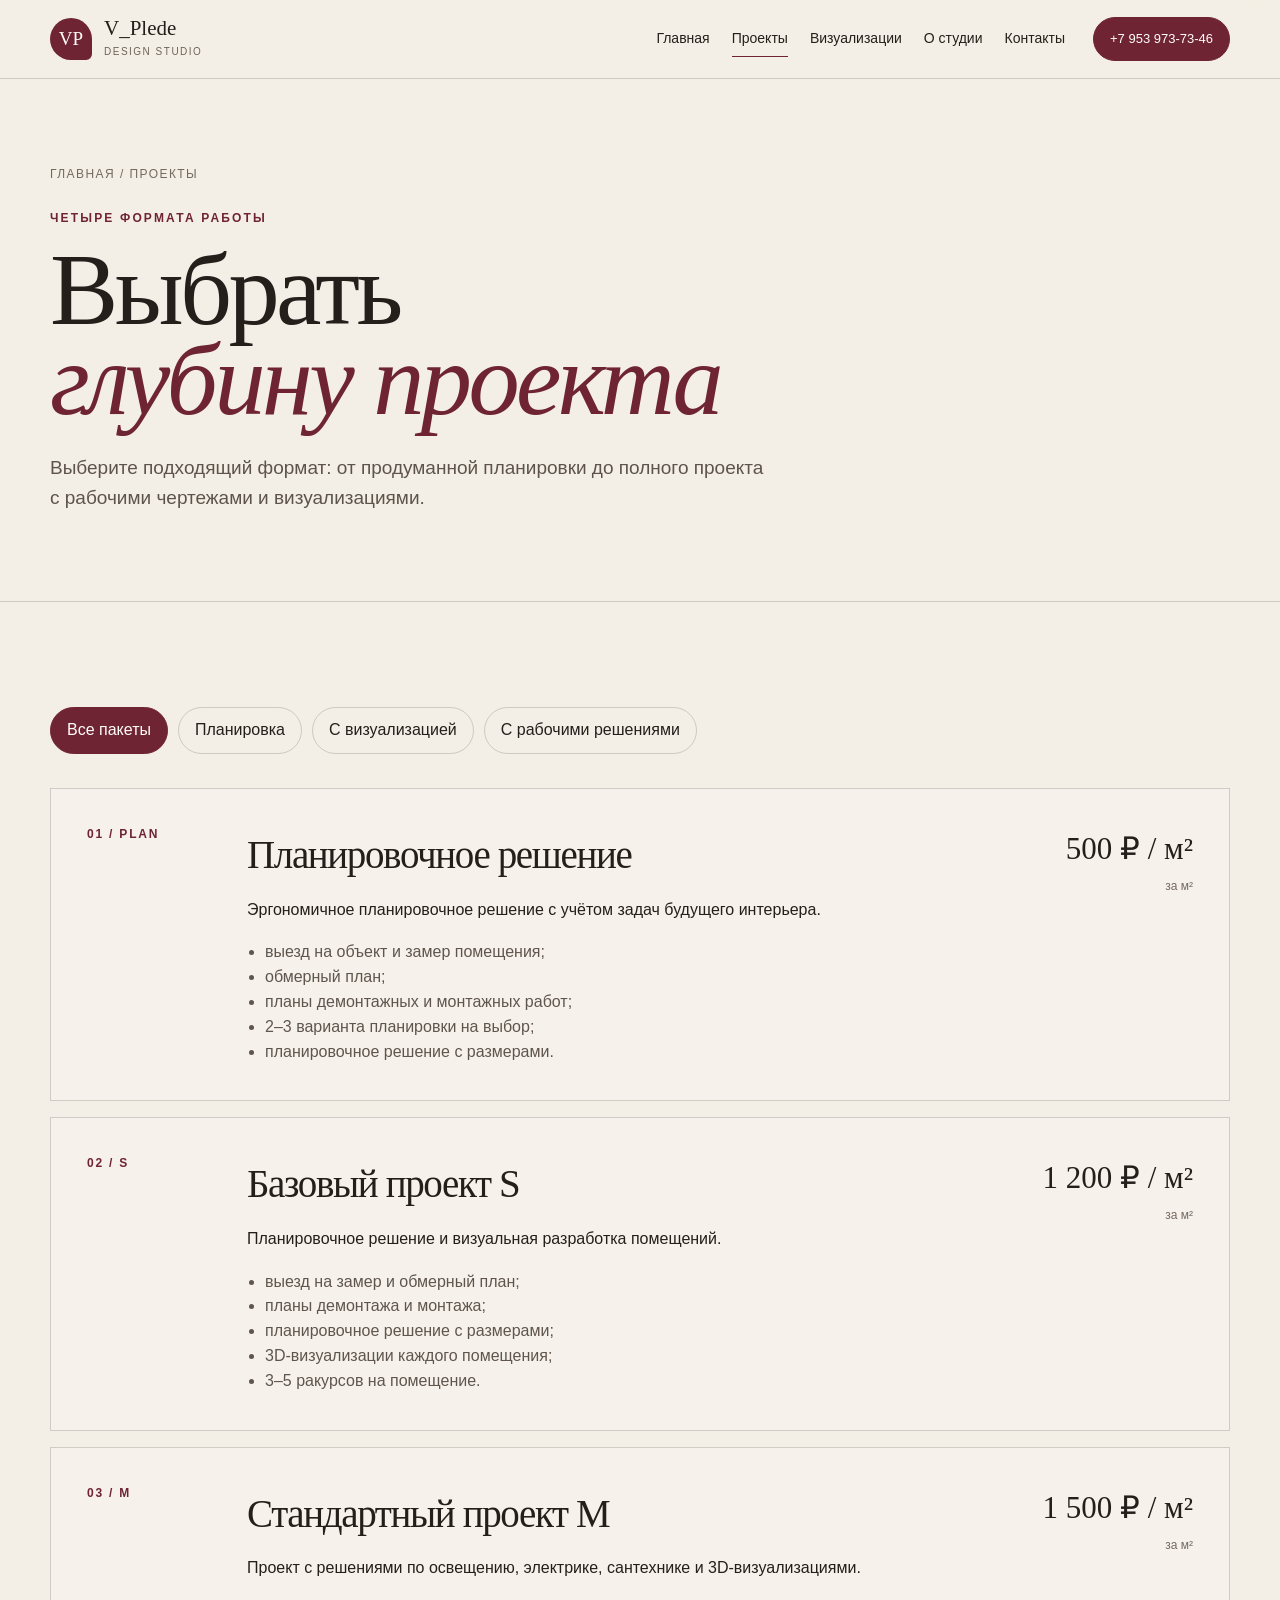
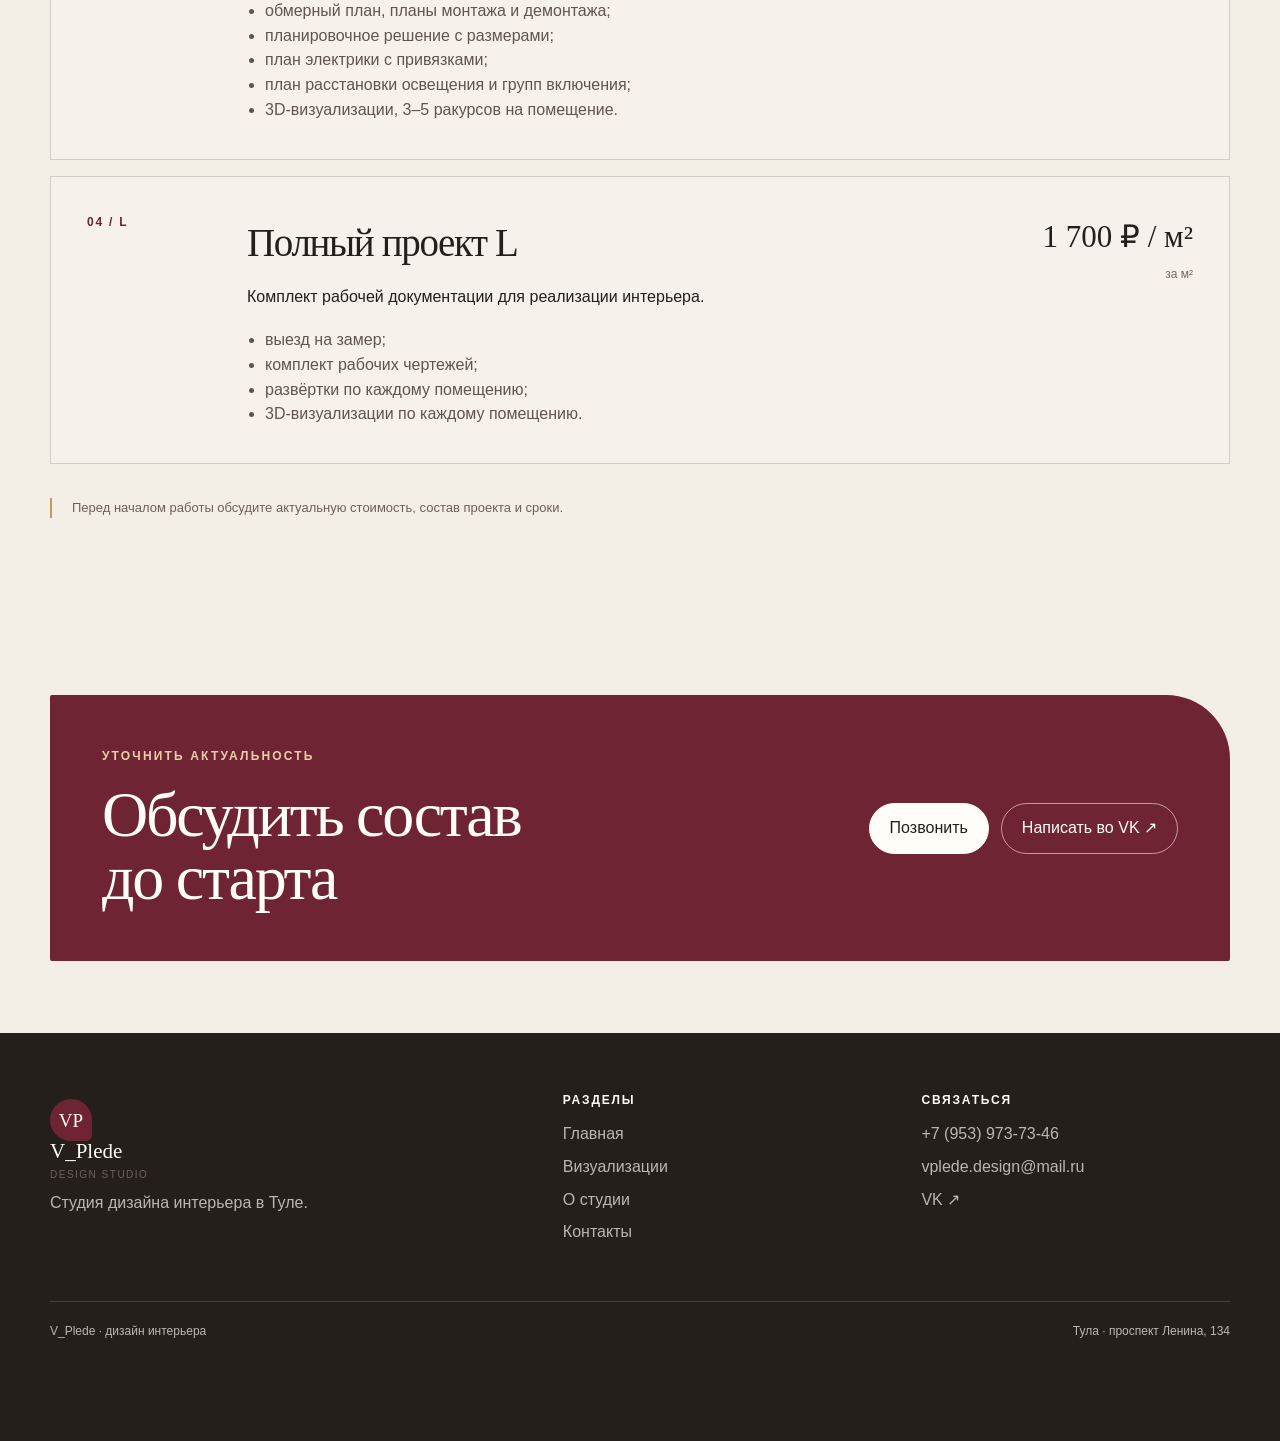
<file: services.html>
<!doctype html><html lang="ru"><head><meta charset="utf-8"><meta name="viewport" content="width=device-width,initial-scale=1"><meta name="description" content="Проектные пакеты V_Plede: планировочное решение, базовый, стандартный и полный дизайн-проект."><title>Проекты и цены — V_Plede</title><link rel="stylesheet" href="styles.css?v=20260819"><script src="script.js?v=20260819" defer></script></head><body>
<header class="header"><div class="container nav"><a class="brand" href="index.html"><span class="brand-mark">VP</span><span class="brand-copy"><strong>V_Plede</strong><small>design studio</small></span></a><button class="menu-toggle" type="button" aria-label="Открыть меню" aria-expanded="false">Меню</button><nav class="navlinks" aria-label="Основная навигация"><a href="index.html">Главная</a><a aria-current="page" href="services.html">Проекты</a><a href="portfolio.html">Визуализации</a><a href="about.html">О студии</a><a href="contacts.html">Контакты</a></nav><a class="nav-cta" href="tel:+79539737346">+7 953 973-73-46</a></div></header>
<main><section class="page-hero"><div class="container reveal"><p class="crumb">Главная / Проекты</p><p class="eyebrow">четыре формата работы</p><h1>Выбрать<br><em>глубину проекта</em></h1><p class="lead">Выберите подходящий формат: от продуманной планировки до полного проекта с рабочими чертежами и визуализациями.</p></div></section>
<section class="section"><div class="container"><div class="filters" role="group" aria-label="Фильтр проектов"><button class="filter-btn active" type="button" data-filter="all">Все пакеты</button><button class="filter-btn" type="button" data-filter="planning">Планировка</button><button class="filter-btn" type="button" data-filter="visual">С визуализацией</button><button class="filter-btn" type="button" data-filter="working">С рабочими решениями</button></div><div class="service-list">
<article class="service-item reveal" id="planning" data-category="planning"><div class="service-code">01 / PLAN</div><div><h2>Планировочное решение</h2><p>Эргономичное планировочное решение с учётом задач будущего интерьера.</p><ul><li>выезд на объект и замер помещения;</li><li>обмерный план;</li><li>планы демонтажных и монтажных работ;</li><li>2–3 варианта планировки на выбор;</li><li>планировочное решение с размерами.</li></ul></div><div class="service-price"><strong>500 ₽ / м²</strong><span>за м²</span></div></article>
<article class="service-item reveal" id="basic" data-category="planning visual"><div class="service-code">02 / S</div><div><h2>Базовый проект S</h2><p>Планировочное решение и визуальная разработка помещений.</p><ul><li>выезд на замер и обмерный план;</li><li>планы демонтажа и монтажа;</li><li>планировочное решение с размерами;</li><li>3D-визуализации каждого помещения;</li><li>3–5 ракурсов на помещение.</li></ul></div><div class="service-price"><strong>1 200 ₽ / м²</strong><span>за м²</span></div></article>
<article class="service-item reveal" id="standard" data-category="planning visual working"><div class="service-code">03 / M</div><div><h2>Стандартный проект M</h2><p>Проект с решениями по освещению, электрике, сантехнике и 3D-визуализациями.</p><ul><li>обмерный план, планы монтажа и демонтажа;</li><li>планировочное решение с размерами;</li><li>план электрики с привязками;</li><li>план расстановки освещения и групп включения;</li><li>3D-визуализации, 3–5 ракурсов на помещение.</li></ul></div><div class="service-price"><strong>1 500 ₽ / м²</strong><span>за м²</span></div></article>
<article class="service-item reveal" id="full" data-category="planning visual working"><div class="service-code">04 / L</div><div><h2>Полный проект L</h2><p>Комплект рабочей документации для реализации интерьера.</p><ul><li>выезд на замер;</li><li>комплект рабочих чертежей;</li><li>развёртки по каждому помещению;</li><li>3D-визуализации по каждому помещению.</li></ul></div><div class="service-price"><strong>1 700 ₽ / м²</strong><span>за м²</span></div></article>
</div><div class="proof-note" style="color:#6c6159;margin-top:34px">Перед началом работы обсудите актуальную стоимость, состав проекта и сроки.</div></div></section>
<section class="section compact"><div class="container"><div class="cta reveal"><div><p class="eyebrow">уточнить актуальность</p><h2>Обсудить состав<br>до старта</h2></div><div class="actions"><a class="btn light" href="tel:+79539737346">Позвонить</a><a class="btn ghost-light" href="https://vk.ru/v_plede.design" target="_blank" rel="noopener">Написать во VK ↗</a></div></div></div></section></main>
<footer class="footer"><div class="container"><div class="footer-grid"><div><a class="brand" href="index.html"><span class="brand-mark">VP</span><span class="brand-copy"><strong>V_Plede</strong><small>design studio</small></span></a><p>Студия дизайна интерьера в Туле.</p></div><div><h3>Разделы</h3><a href="index.html">Главная</a><a href="portfolio.html">Визуализации</a><a href="about.html">О студии</a><a href="contacts.html">Контакты</a></div><div><h3>Связаться</h3><a href="tel:+79539737346">+7 (953) 973-73-46</a><a href="mailto:vplede.design@mail.ru">vplede.design@mail.ru</a><a href="https://vk.ru/v_plede.design" target="_blank" rel="noopener">VK ↗</a></div></div><div class="footer-bottom"><span>V_Plede · дизайн интерьера</span><span>Тула · проспект Ленина, 134</span></div></div></footer><div class="mobile-actions" aria-label="Быстрые действия"><a href="tel:+79539737346">Позвонить</a><a href="https://vk.ru/v_plede.design" target="_blank" rel="noopener">VK</a><a href="https://yandex.ru/maps/org/v_plede/76972778431/" target="_blank" rel="noopener">Маршрут</a></div></body></html>
</file>
<file: styles.css>
:root {
  --ink: #241f1b;
  --paper: #f4efe6;
  --paper-2: #ebe2d5;
  --wine: #6f2434;
  --wine-dark: #481622;
  --moss: #254c3b;
  --gold: #c19a63;
  --line: rgba(36, 31, 27, .18);
  --white: #fffdf8;
  --shadow: 0 24px 70px rgba(39, 25, 20, .16);
  --sans: "Segoe UI", Arial, sans-serif;
  --serif: Georgia, "Times New Roman", serif;
}

* { box-sizing: border-box; }
html { scroll-behavior: smooth; }
body {
  margin: 0;
  color: var(--ink);
  background: var(--paper);
  font-family: var(--sans);
  font-size: 16px;
  line-height: 1.55;
  overflow-x: hidden;
}
body.menu-open { overflow: hidden; }
img { display: block; width: 100%; }
a { color: inherit; text-decoration: none; }
button, a { -webkit-tap-highlight-color: transparent; }
button { font: inherit; }
:focus-visible { outline: 3px solid var(--gold); outline-offset: 4px; }

.container { width: min(1180px, calc(100% - 48px)); margin: 0 auto; }
.source-bar { background: var(--ink); color: rgba(255,255,255,.74); font-size: 12px; letter-spacing: .08em; text-transform: uppercase; }
.source-bar .container { min-height: 34px; display: flex; align-items: center; justify-content: space-between; gap: 20px; }
.source-bar a { color: var(--white); border-bottom: 1px solid rgba(255,255,255,.35); }

.header { position: sticky; top: 0; z-index: 40; background: rgba(244,239,230,.93); backdrop-filter: blur(18px); border-bottom: 1px solid var(--line); }
.nav { min-height: 78px; display: flex; align-items: center; gap: 28px; }
.brand { display: flex; align-items: center; gap: 12px; margin-right: auto; }
.brand-mark { width: 42px; height: 42px; display: grid; place-items: center; color: var(--white); background: var(--wine); border-radius: 50% 50% 14% 50%; font-family: var(--serif); font-size: 19px; }
.brand-copy strong { display: block; font-family: var(--serif); font-size: 21px; font-weight: 500; line-height: 1; }
.brand-copy small { display: block; margin-top: 5px; color: #6e625a; font-size: 10px; letter-spacing: .15em; text-transform: uppercase; }
.navlinks { display: flex; align-items: center; gap: 22px; font-size: 14px; }
.navlinks a { position: relative; padding: 8px 0; }
.navlinks a::after { content: ""; position: absolute; left: 0; right: 100%; bottom: 1px; height: 1px; background: var(--wine); transition: right .25s ease; }
.navlinks a:hover::after, .navlinks a[aria-current="page"]::after { right: 0; }
.nav-cta { padding: 11px 16px; color: var(--white); background: var(--wine); border: 1px solid var(--wine); border-radius: 999px; font-size: 13px; transition: .25s ease; }
.nav-cta:hover { background: var(--wine-dark); transform: translateY(-2px); }
.menu-toggle { display: none; border: 0; background: transparent; color: var(--ink); font-weight: 600; }

.hero { position: relative; min-height: 760px; padding: 82px 0 66px; overflow: hidden; }
.hero::before { content: ""; position: absolute; width: 520px; height: 520px; border: 1px solid var(--line); border-radius: 50%; left: -210px; top: 105px; }
.hero-grid { display: grid; grid-template-columns: .92fr 1.08fr; gap: 62px; align-items: center; }
.eyebrow { margin: 0 0 18px; color: var(--wine); font-size: 12px; font-weight: 700; letter-spacing: .18em; text-transform: uppercase; }
h1, h2, h3, p { margin-top: 0; }
h1, h2, .display { font-family: var(--serif); font-weight: 400; letter-spacing: -.035em; }
h1 { margin-bottom: 28px; font-size: clamp(64px, 7.2vw, 108px); line-height: .88; }
h1 em, h2 em { color: var(--wine); font-weight: 400; }
.lead { max-width: 610px; color: #5d534c; font-size: 19px; }
.actions { display: flex; flex-wrap: wrap; gap: 12px; margin-top: 32px; }
.btn { min-height: 48px; display: inline-flex; align-items: center; justify-content: center; gap: 10px; padding: 12px 20px; border: 1px solid var(--ink); border-radius: 999px; background: transparent; color: var(--ink); cursor: pointer; transition: .25s ease; }
.btn:hover { transform: translateY(-2px); box-shadow: 0 10px 30px rgba(36,31,27,.12); }
.btn.primary { color: var(--white); background: var(--wine); border-color: var(--wine); }
.btn.light { color: var(--ink); background: var(--white); border-color: var(--white); }
.btn.ghost-light { color: var(--white); border-color: rgba(255,255,255,.55); }
.hero-media { position: relative; min-height: 565px; }
.hero-media .frame-main { position: absolute; inset: 0 64px 0 0; overflow: hidden; border-radius: 48% 48% 8px 8px; box-shadow: var(--shadow); }
.hero-media .frame-main img { height: 100%; object-fit: cover; }
.swatch { position: absolute; right: 0; top: 72px; width: 126px; padding: 18px 12px; background: var(--moss); color: var(--white); box-shadow: var(--shadow); transform: rotate(3deg); }
.swatch strong { display: block; font-family: var(--serif); font-size: 30px; }
.swatch span { font-size: 11px; letter-spacing: .12em; text-transform: uppercase; }
.media-caption { position: absolute; left: -34px; bottom: 42px; max-width: 245px; padding: 17px 20px; background: var(--white); box-shadow: var(--shadow); font-size: 12px; }
.media-caption b { display: block; margin-bottom: 4px; color: var(--wine); letter-spacing: .08em; text-transform: uppercase; }
.hero-facts { display: grid; grid-template-columns: repeat(3, 1fr); gap: 1px; margin-top: 58px; border: 1px solid var(--line); background: var(--line); }
.hero-facts div { min-height: 104px; padding: 22px; background: var(--paper); }
.hero-facts b { display: block; font-family: var(--serif); font-size: 23px; font-weight: 400; }
.hero-facts span { color: #70655d; font-size: 12px; }

.section { padding: 105px 0; }
.section.compact { padding: 72px 0; }
.section-head { display: flex; align-items: end; justify-content: space-between; gap: 40px; margin-bottom: 48px; }
.section-head h2, .split h2, .cta h2 { margin-bottom: 0; font-size: clamp(45px, 5vw, 76px); line-height: .98; }
.section-head > p { max-width: 420px; margin-bottom: 4px; color: #655a52; }
.ink { color: var(--white); background: var(--ink); }
.ink .eyebrow { color: #dcb887; }
.ink p { color: rgba(255,255,255,.68); }

.package-preview { display: grid; grid-template-columns: 1.2fr .8fr .8fr; gap: 12px; }
.package-card { min-height: 340px; display: flex; flex-direction: column; justify-content: space-between; padding: 34px; background: var(--paper-2); border: 1px solid var(--line); transition: .3s ease; }
.package-card:first-child { background: var(--wine); color: var(--white); }
.package-card:hover { transform: translateY(-6px); box-shadow: var(--shadow); }
.package-card .code { font-size: 11px; letter-spacing: .16em; text-transform: uppercase; opacity: .7; }
.package-card h3 { margin: auto 0 16px; font-family: var(--serif); font-size: 38px; font-weight: 400; line-height: 1.02; }
.package-card p { margin-bottom: 20px; opacity: .72; }
.package-card .price { font-family: var(--serif); font-size: 27px; }
.price-note { margin-top: 18px; color: #70655d; font-size: 12px; }

.visual-grid { display: grid; grid-template-columns: 1.25fr .75fr; gap: 18px; }
.visual-card { position: relative; min-height: 610px; overflow: hidden; }
.visual-card + .visual-card { min-height: 480px; align-self: end; }
.visual-card img { height: 100%; object-fit: cover; transition: transform .65s ease; }
.visual-card:hover img { transform: scale(1.025); }
.visual-label { position: absolute; left: 18px; right: 18px; bottom: 18px; padding: 16px 18px; color: var(--ink); background: rgba(255,253,248,.92); backdrop-filter: blur(8px); font-size: 12px; }
.visual-label strong { display: block; font-family: var(--serif); font-size: 22px; font-weight: 400; }
.proof-note { margin-top: 22px; padding-left: 20px; border-left: 2px solid var(--gold); color: rgba(255,255,255,.65); font-size: 13px; }

.split { display: grid; grid-template-columns: .82fr 1.18fr; gap: 90px; }
.sticky { align-self: start; position: sticky; top: 130px; }
.principles { border-top: 1px solid var(--line); }
.principle { display: grid; grid-template-columns: 62px 1fr; gap: 18px; padding: 30px 0; border-bottom: 1px solid var(--line); }
.principle span { color: var(--wine); font-family: var(--serif); font-size: 18px; }
.principle h3 { margin-bottom: 8px; font-family: var(--serif); font-size: 28px; font-weight: 400; }
.principle p { margin-bottom: 0; color: #6c6159; }

.status-panel { display: grid; grid-template-columns: .55fr 1.45fr; border: 1px solid var(--line); }
.status-score { display: grid; place-items: center; min-height: 310px; background: var(--moss); color: var(--white); text-align: center; }
.status-score strong { display: block; font-family: var(--serif); font-size: 62px; font-weight: 400; line-height: 1; }
.status-score span { font-size: 11px; letter-spacing: .13em; text-transform: uppercase; }
.status-copy { padding: 46px; background: var(--paper-2); }
.status-copy h3 { font-family: var(--serif); font-size: 40px; font-weight: 400; }

.cta { display: flex; align-items: center; justify-content: space-between; gap: 40px; padding: 52px; color: var(--white); background: var(--wine); border-radius: 2px 64px 2px 2px; }
.cta .eyebrow { color: #ebcfa9; }
.cta .actions { margin-top: 0; }

.page-hero { padding: 86px 0 70px; border-bottom: 1px solid var(--line); }
.page-hero h1 { max-width: 970px; font-size: clamp(60px, 8vw, 112px); }
.page-hero .lead { max-width: 720px; }
.crumb { margin-bottom: 25px; color: #74695f; font-size: 12px; letter-spacing: .12em; text-transform: uppercase; }

.filters { display: flex; flex-wrap: wrap; gap: 10px; margin-bottom: 34px; }
.filter-btn { padding: 10px 16px; color: var(--ink); background: transparent; border: 1px solid var(--line); border-radius: 999px; cursor: pointer; }
.filter-btn.active, .filter-btn:hover { color: var(--white); background: var(--wine); border-color: var(--wine); }
.service-list { display: grid; gap: 16px; }
.service-item { display: grid; grid-template-columns: 130px 1fr 210px; gap: 30px; align-items: start; padding: 36px; border: 1px solid var(--line); background: rgba(255,255,255,.2); transition: .3s ease; }
.service-item:hover { background: var(--paper-2); }
.service-item[hidden] { display: none; }
.service-item .service-code { color: var(--wine); font-size: 12px; font-weight: 700; letter-spacing: .15em; }
.service-item h2 { margin-bottom: 12px; font-size: 39px; }
.service-item ul { margin: 18px 0 0; padding-left: 18px; color: #5f554d; }
.service-price { text-align: right; }
.service-price strong { display: block; font-family: var(--serif); font-size: 31px; font-weight: 400; }
.service-price span { color: #756a61; font-size: 12px; }

.gallery-grid { display: grid; grid-template-columns: repeat(12, 1fr); gap: 16px; }
.gallery-card { grid-column: span 6; position: relative; min-height: 600px; padding: 0; overflow: hidden; border: 0; background: #ddd; cursor: zoom-in; }
.gallery-card:nth-child(2), .gallery-card:nth-child(3) { min-height: 480px; }
.gallery-card img { height: 100%; object-fit: cover; transition: transform .55s ease; }
.gallery-card:hover img { transform: scale(1.025); }
.gallery-card span { position: absolute; left: 14px; bottom: 14px; padding: 9px 12px; background: rgba(255,253,248,.94); color: var(--ink); font-size: 11px; letter-spacing: .08em; text-transform: uppercase; }
.lightbox { display: none; position: fixed; inset: 0; z-index: 100; padding: 28px; background: rgba(20,16,14,.94); }
.lightbox.open { display: grid; place-items: center; }
.lightbox img { width: auto; max-width: min(94vw, 1080px); max-height: 84vh; object-fit: contain; }
.lightbox-close { position: absolute; right: 25px; top: 20px; width: 46px; height: 46px; color: var(--white); background: transparent; border: 1px solid rgba(255,255,255,.4); border-radius: 50%; cursor: pointer; font-size: 22px; }
.lightbox-caption { max-width: 900px; margin-top: 12px; color: rgba(255,255,255,.75); font-size: 12px; text-align: center; }

.bio-grid { display: grid; grid-template-columns: .75fr 1.25fr; gap: 74px; align-items: start; }
.bio-aside { padding: 32px; color: var(--white); background: var(--moss); }
.bio-aside strong { display: block; margin-bottom: 10px; font-family: var(--serif); font-size: 34px; font-weight: 400; }
.bio-copy h2 { font-size: clamp(46px, 5vw, 73px); }
.evidence { display: grid; grid-template-columns: repeat(2, 1fr); gap: 14px; margin-top: 38px; }
.evidence article { padding: 25px; border: 1px solid var(--line); }
.evidence h3 { font-family: var(--serif); font-size: 24px; font-weight: 400; }
.evidence p { margin-bottom: 0; color: #6b6058; }

.contact-grid { display: grid; grid-template-columns: 1.08fr .92fr; gap: 18px; }
.contact-card { min-height: 420px; padding: 42px; border: 1px solid var(--line); background: var(--paper-2); }
.contact-card.dark { color: var(--white); background: var(--ink); }
.contact-card h2 { font-size: clamp(42px, 5vw, 67px); }
.contact-list { list-style: none; margin: 28px 0 0; padding: 0; }
.contact-list li { display: flex; justify-content: space-between; gap: 28px; padding: 15px 0; border-bottom: 1px solid currentColor; border-color: rgba(127,110,98,.28); }
.contact-list span { color: #786c63; }
.dark .contact-list span { color: rgba(255,255,255,.55); }
.schedule { display: grid; grid-template-columns: 1fr auto; gap: 8px 20px; margin-top: 30px; }
.schedule span:nth-child(even) { text-align: right; }

.footer { padding: 58px 0 100px; color: rgba(255,255,255,.68); background: var(--ink); }
.footer-grid { display: grid; grid-template-columns: 1.2fr .8fr .8fr; gap: 50px; }
.footer .brand-copy strong { color: var(--white); }
.footer h3 { color: var(--white); font-size: 12px; letter-spacing: .15em; text-transform: uppercase; }
.footer a { display: block; width: fit-content; margin: 8px 0; }
.footer a:hover { color: var(--white); }
.footer-bottom { display: flex; justify-content: space-between; gap: 20px; margin-top: 48px; padding-top: 20px; border-top: 1px solid rgba(255,255,255,.15); font-size: 12px; }
.mobile-actions { display: none; }

.reveal { opacity: 0; transform: translateY(18px); transition: opacity .65s ease, transform .65s ease; }
.reveal.visible { opacity: 1; transform: none; }

@media (max-width: 980px) {
  .navlinks, .nav-cta { display: none; }
  .menu-toggle { display: block; }
  .navlinks.open { display: flex; position: fixed; inset: 112px 0 auto; height: calc(100vh - 112px); padding: 34px 24px 120px; align-items: flex-start; flex-direction: column; background: var(--paper); font-family: var(--serif); font-size: 30px; overflow: auto; }
  .hero { min-height: 0; }
  .hero-grid, .split, .bio-grid, .contact-grid { grid-template-columns: 1fr; }
  .hero-media { min-height: 620px; }
  .hero-copy { order: 1; }
  .hero-media { order: 2; }
  .package-preview { grid-template-columns: 1fr 1fr; }
  .package-card:first-child { grid-column: span 2; }
  .sticky { position: static; }
  .status-panel { grid-template-columns: 1fr; }
  .status-score { min-height: 200px; }
  .service-item { grid-template-columns: 90px 1fr; }
  .service-price { grid-column: 2; text-align: left; }
  .footer-grid { grid-template-columns: 1fr 1fr; }
}

@media (max-width: 700px) {
  body { padding-bottom: 66px; }
  .container { width: min(100% - 28px, 1180px); }
  .source-bar .container { min-height: 40px; justify-content: center; text-align: center; }
  .source-bar span:last-child { display: none; }
  .nav { min-height: 68px; }
  .brand-copy strong { font-size: 18px; }
  .brand-mark { width: 36px; height: 36px; }
  .header { top: 0; }
  .navlinks.open { inset: 108px 0 auto; height: calc(100vh - 108px); }
  .hero { padding: 55px 0 42px; }
  h1 { font-size: clamp(54px, 16vw, 76px); }
  .lead { font-size: 17px; }
  .hero-grid { gap: 44px; }
  .hero-media { min-height: 500px; }
  .hero-media .frame-main { right: 28px; }
  .swatch { width: 100px; padding: 13px 10px; }
  .media-caption { left: 10px; bottom: 18px; max-width: 225px; }
  .hero-facts { grid-template-columns: 1fr; margin-top: 34px; }
  .hero-facts div { min-height: 80px; }
  .section { padding: 72px 0; }
  .section-head { display: block; }
  .section-head > p { margin-top: 20px; }
  .section-head h2, .split h2 { font-size: 46px; }
  .cta h2 { font-size: 39px; }
  .package-preview { grid-template-columns: 1fr; }
  .package-card:first-child { grid-column: auto; }
  .package-card { min-height: 300px; }
  .visual-grid { grid-template-columns: 1fr; }
  .visual-card, .visual-card + .visual-card { min-height: 520px; }
  .status-copy { padding: 30px 24px; }
  .status-copy h3 { font-size: 32px; }
  .cta { display: block; padding: 38px 24px; border-radius: 2px 40px 2px 2px; }
  .cta .actions { margin-top: 28px; }
  .page-hero { padding: 58px 0 50px; }
  .page-hero h1 { font-size: 56px; }
  .service-item { grid-template-columns: 1fr; padding: 26px 20px; }
  .service-price { grid-column: auto; }
  .service-item h2 { font-size: 34px; }
  .gallery-grid { display: block; }
  .gallery-card, .gallery-card:nth-child(2), .gallery-card:nth-child(3) { width: 100%; min-height: 500px; margin-bottom: 14px; }
  .evidence { grid-template-columns: 1fr; }
  .contact-card { min-height: 0; padding: 30px 22px; }
  .contact-list li { display: block; }
  .contact-list span { display: block; margin-bottom: 3px; }
  .footer-grid { grid-template-columns: 1fr; }
  .footer-bottom { display: block; }
  .mobile-actions { display: grid; position: fixed; z-index: 60; left: 0; right: 0; bottom: 0; grid-template-columns: repeat(3, 1fr); min-height: 66px; color: var(--white); background: var(--wine-dark); box-shadow: 0 -10px 30px rgba(0,0,0,.2); }
  .mobile-actions a { display: grid; place-items: center; padding: 8px 5px; border-right: 1px solid rgba(255,255,255,.18); font-size: 12px; text-align: center; }
}

@media (prefers-reduced-motion: reduce) {
  html { scroll-behavior: auto; }
  *, *::before, *::after { animation-duration: .01ms !important; transition-duration: .01ms !important; }
  .reveal { opacity: 1; transform: none; }
}
</file>
